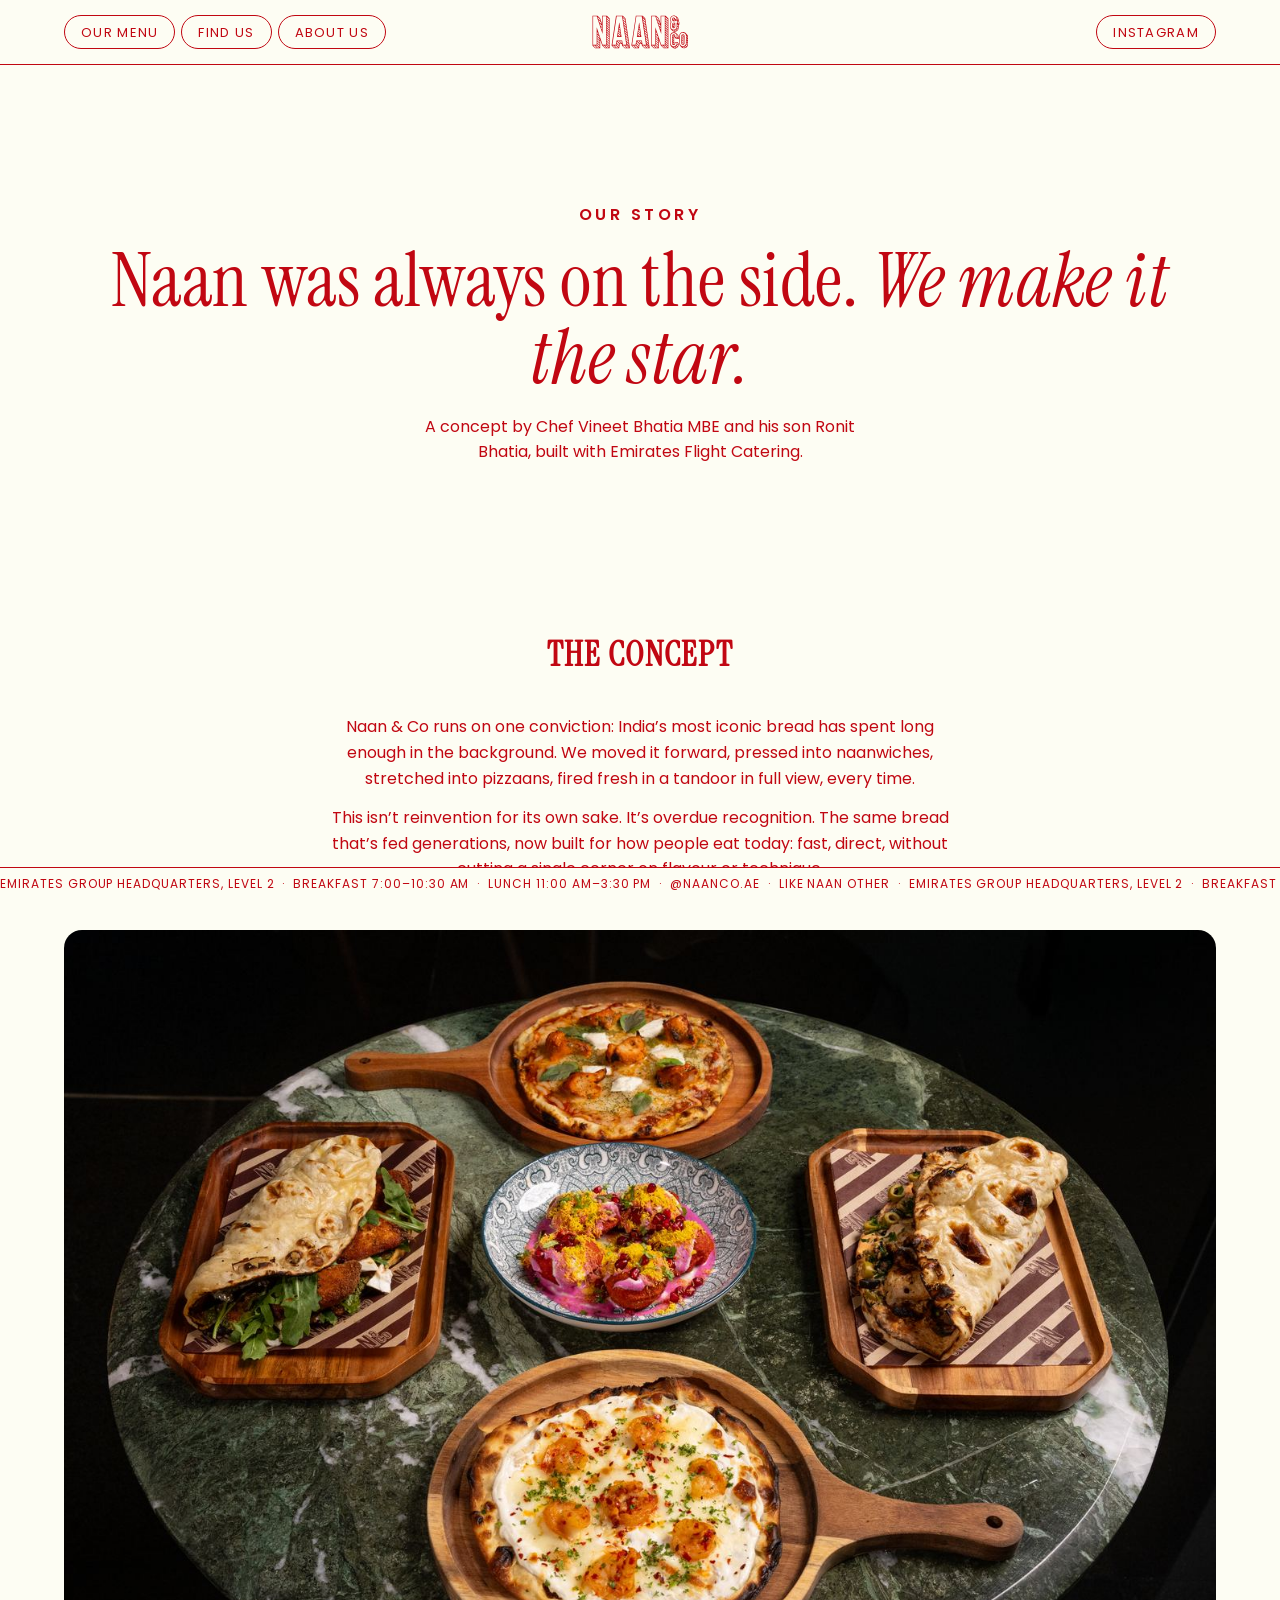
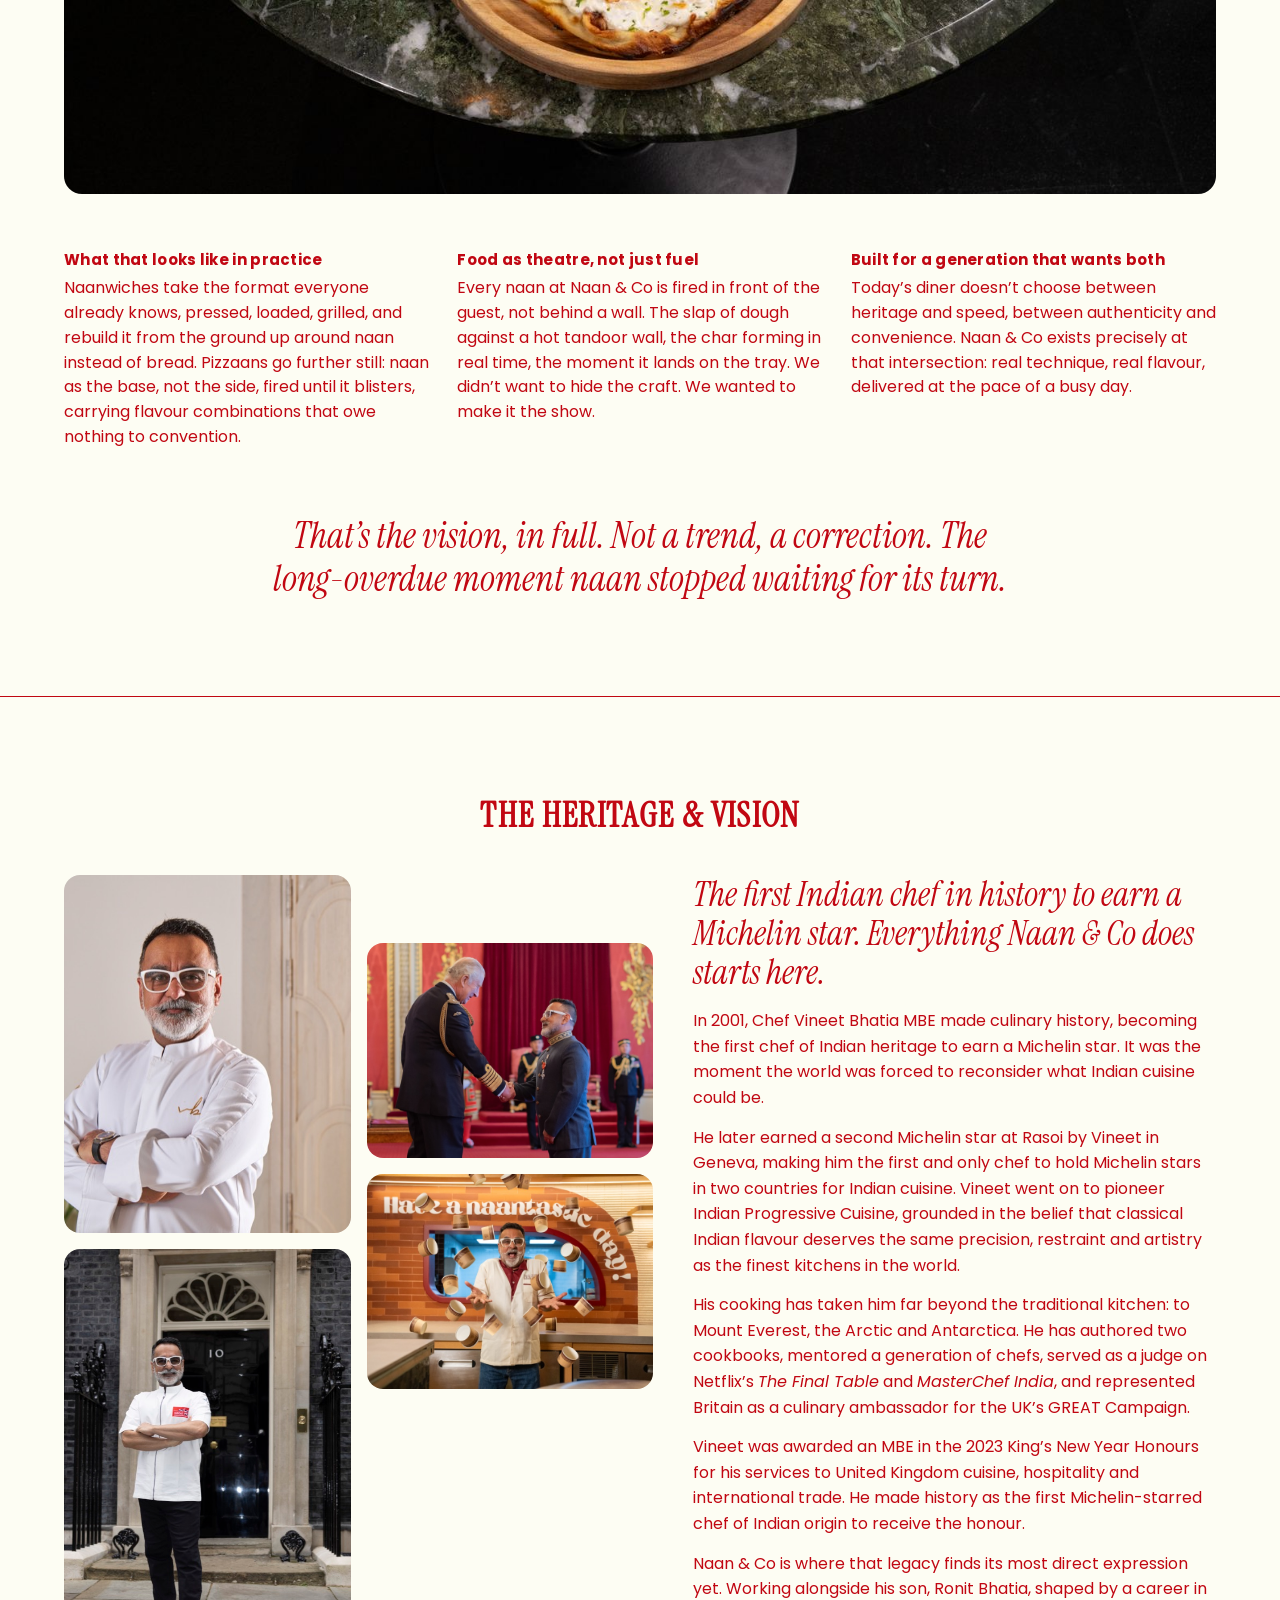
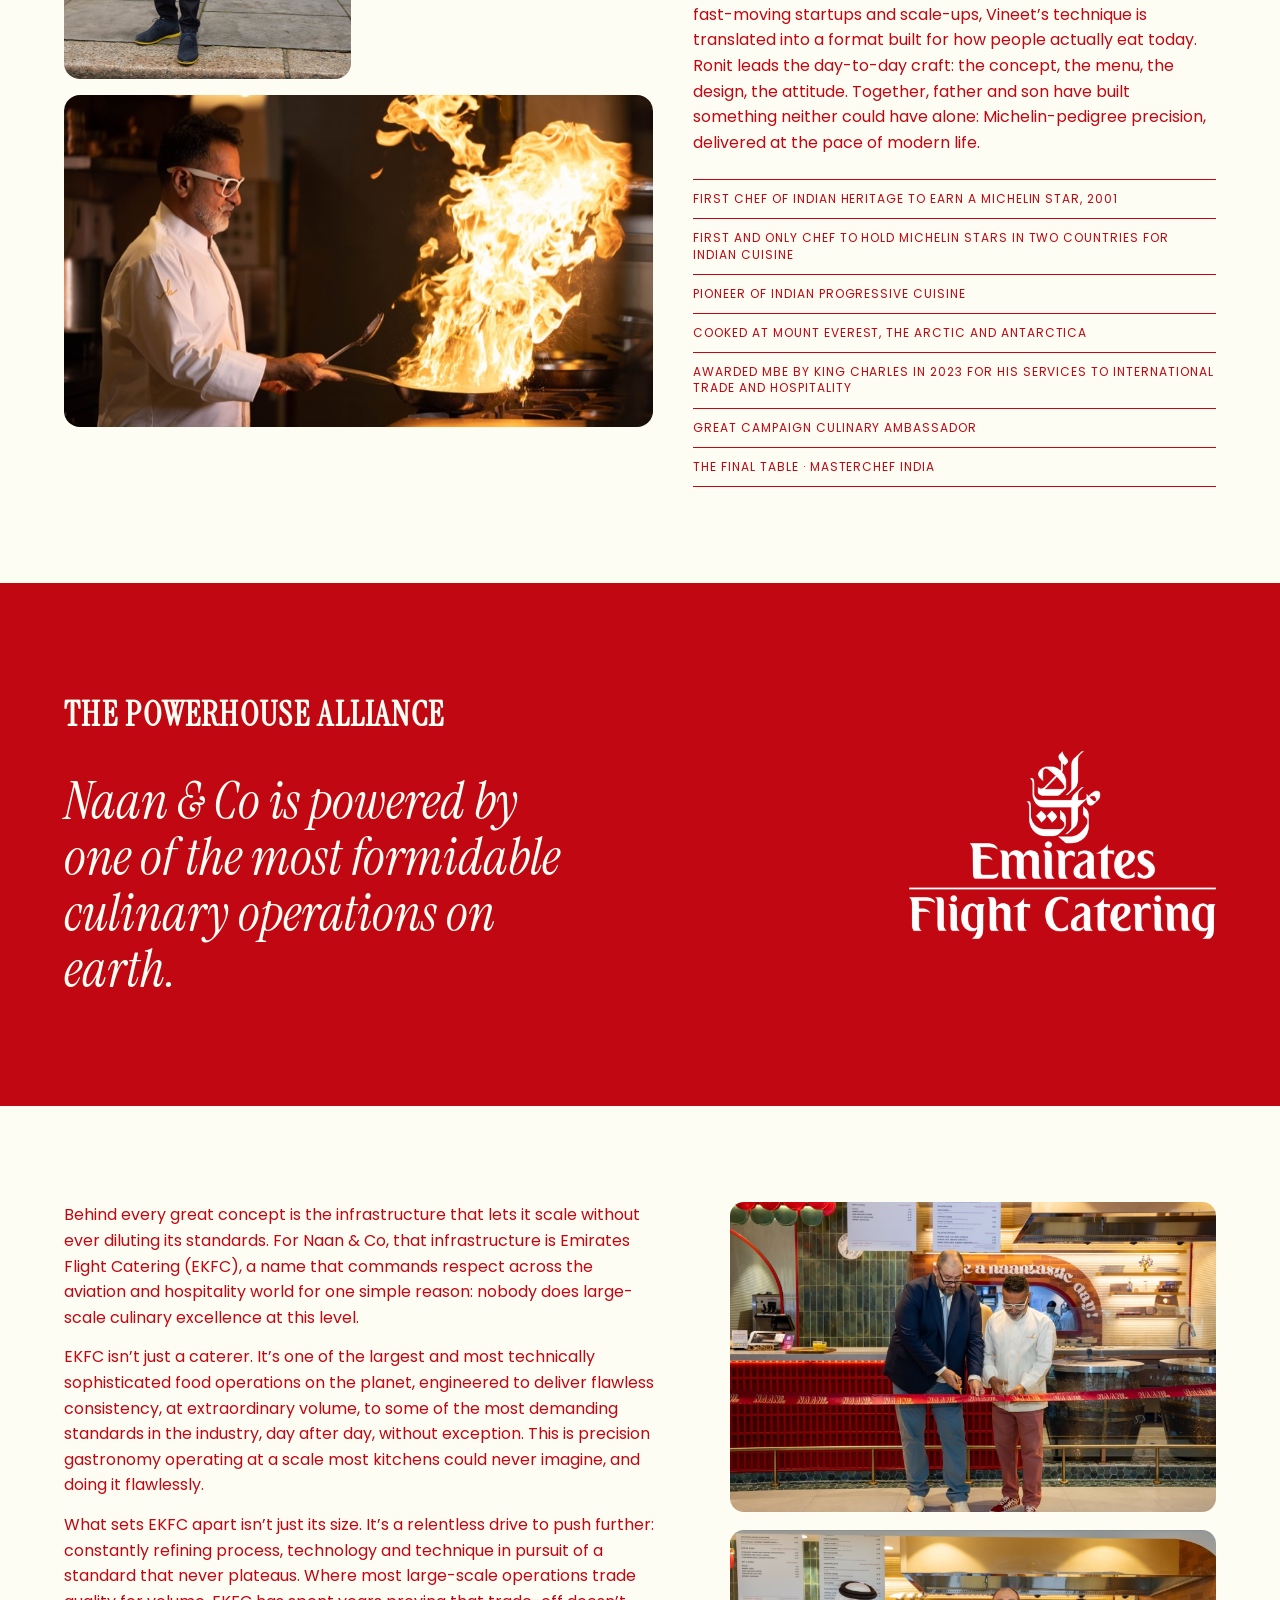
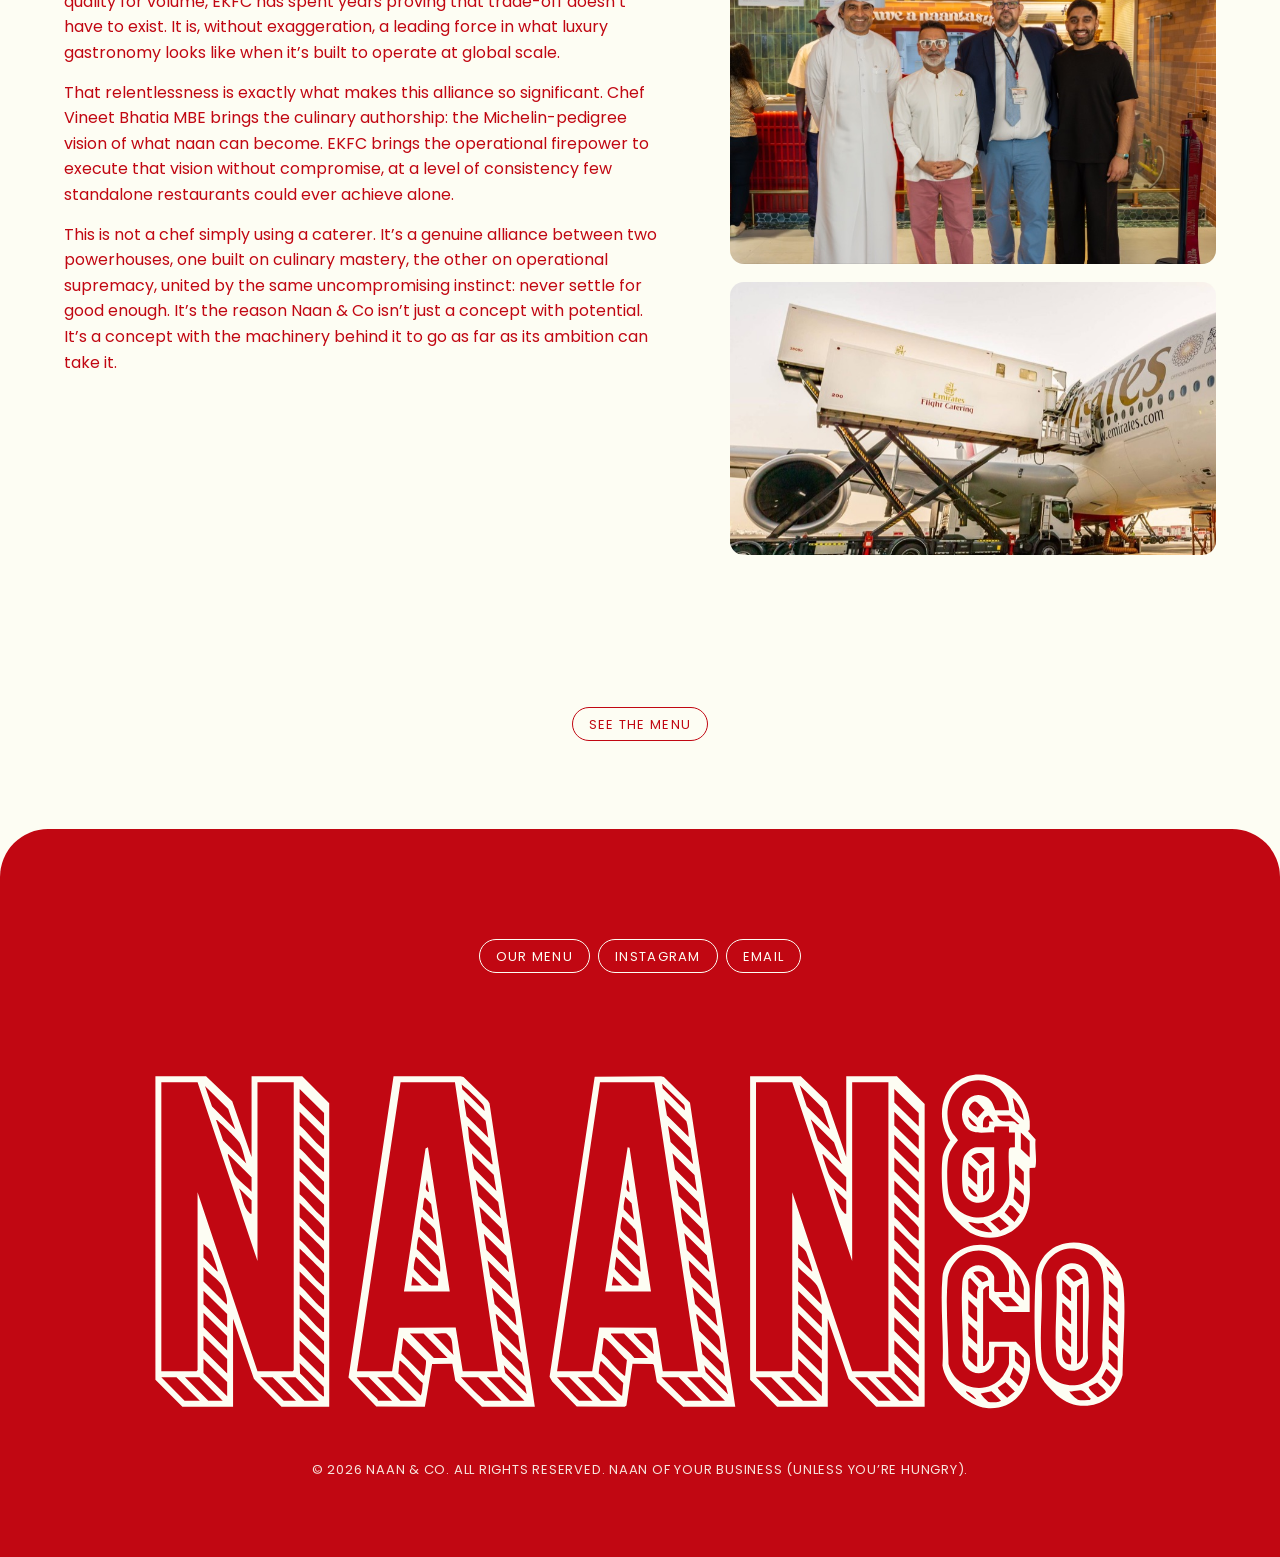
<file: about.html>
<!DOCTYPE html>
<html lang="en">
<head>
  <meta charset="UTF-8" />
  <meta name="viewport" content="width=device-width, initial-scale=1" />
  <meta name="theme-color" content="#fdfdf3" />
  <title>About Us | Naan &amp; Co</title>
  <meta name="description" content="The story behind Naan & Co: Chef Vineet Bhatia MBE, the first chef to win a Michelin star for Indian cuisine, his son Ronit Bhatia, and the alliance with Emirates Flight Catering." />
  <link rel="canonical" href="https://naanco.com/about.html" />

  <meta property="og:type" content="website" />
  <meta property="og:site_name" content="Naan & Co" />
  <meta property="og:url" content="https://naanco.com/about.html" />
  <meta property="og:title" content="About Us | Naan & Co" />
  <meta property="og:description" content="The story behind Naan & Co: Chef Vineet Bhatia MBE, the first chef to win a Michelin star for Indian cuisine, his son Ronit Bhatia, and the alliance with Emirates Flight Catering." />
  <meta property="og:image" content="https://naanco.com/assets/hero-poster.jpg" />

  <meta name="twitter:card" content="summary_large_image" />
  <meta name="twitter:title" content="About Us | Naan & Co" />
  <meta name="twitter:description" content="The story behind Naan & Co: Chef Vineet Bhatia MBE, the first chef to win a Michelin star for Indian cuisine, his son Ronit Bhatia, and the alliance with Emirates Flight Catering." />
  <meta name="twitter:image" content="https://naanco.com/assets/hero-poster.jpg" />

  <link rel="preconnect" href="https://fonts.googleapis.com" />
  <link rel="preconnect" href="https://fonts.gstatic.com" crossorigin />
  <link href="https://fonts.googleapis.com/css2?family=Instrument+Serif:ital@0;1&family=Poppins:wght@400;500;600;700&display=swap" rel="stylesheet" />
  <link rel="icon" type="image/svg+xml" href="assets/favicon.svg" />
  <link rel="stylesheet" href="styles.css?v=20260719-3" />
  <noscript>
    <style>
      .reveal { opacity: 1 !important; transform: none !important; }
    </style>
  </noscript>
</head>
<body>

  <svg width="0" height="0" style="position:absolute" aria-hidden="true" focusable="false" xmlns="http://www.w3.org/2000/svg">
    <defs><g id="logo-full">
<path d="M657.68,419.27l19.14,18.19,14.15,40.75v-58.94h37.07l20.3,20.28v221.45h-35.45l-20.22-20.36-15.23-43.99v64.35h-37.07l-19.75-19.74v-221.99h37.07ZM651.46,423.59h-26.52v211.44h25.71l.81-.81v-130.06l43.84,130.87h26.52v-211.44h-26.52v130.87l-43.84-130.87ZM679.06,458.2l-5.16-15.66-17.02-16.79,5.16,15.66,17.02,16.79ZM744.01,456.04v-10l-17.86-17.58v10l17.86,17.58ZM744.01,472.8v-10l-17.86-17.58v10l17.86,17.58ZM687.72,483.62l-5.71-16.19-17.01-16.8,5.18,15.64,17.54,17.35ZM744.01,489.57v-10l-17.86-17.58v10l17.86,17.58ZM690.97,503.63v-10.55l-17.05-17.03c-.42-.08-.32.49-.27.81.3,1.94,3.99,12.89,4.96,14.52,2.23,3.77,9.31,8.69,12.37,12.25ZM744.01,506.33v-10l-17.86-17.58v10l17.86,17.58ZM744.01,522.55v-9.46l-17.86-17.58v10c5.54,4.56,10.68,11.98,16.23,16.23.55.42.68,1.04,1.63.81ZM690.97,519.85v-10l-9.21-8.65c2.42,5,3.16,14.5,7.58,17.84.54.41.68,1.05,1.63.81ZM744.01,539.32v-9.46c0-1.28-15.68-16.01-17.86-18.12v10.55c5.54,4.56,10.68,11.98,16.23,16.23.55.42.68,1.04,1.63.81ZM744.01,556.08v-10l-17.86-17.58v10.55c5.54,4.56,10.68,11.98,16.23,16.23.55.42.68,1.04,1.63.81ZM655.79,542.02v10l10.02,10c.42.08.32-.49.27-.81-.27-1.75-3.8-12.31-4.65-13.75-1.01-1.71-4.12-3.98-5.64-5.45ZM744.01,572.85v-10l-17.86-17.58v10.55c5.54,4.56,10.68,11.98,16.23,16.23.55.42.68,1.04,1.63.81ZM655.79,558.79v10.55l17.05,17.03c.76-3.49-1.37-11.07-3.27-14.03-2.73-4.25-10.28-9.46-13.78-13.54ZM744.01,589.61v-10l-17.86-17.58v10.55c5.54,4.56,10.68,11.98,16.23,16.23.55.42.68,1.04,1.63.81ZM673.11,603.13v-10l-17.32-17.03v10l17.32,17.03ZM744.01,606.37v-10l-17.86-17.58v10l17.86,17.58ZM673.11,619.89v-10.55l-17.32-17.03v10.55l17.32,17.03ZM744.01,623.14v-10l-17.86-17.58v10l17.86,17.58ZM673.11,636.66v-10.55l-17.32-17.03v10.55l17.32,17.03ZM744.01,639.9v-10l-17.86-17.58v10l17.86,17.58ZM673.11,653.42v-10.55l-17.32-17.03v10.55l17.32,17.03ZM744.01,653.42l-.28-7.02-17.57-17.31.28,7.56c5.43,4.51,10.5,11.78,15.95,15.97.54.42.69,1.05,1.62.8ZM653.08,656.67l-17.05-17.3h-11.1l17.05,17.3h11.1ZM669.86,656.67l-17.05-17.3h-10.55l17.05,17.3h10.55ZM723.44,656.67l-17.05-17.3h-8.93l17.05,17.3h8.93ZM740.22,656.67l-17.05-17.3h-10.55l17.05,17.3h10.55Z"/>
        <path d="M222.53,419.27l19.14,18.19,14.15,40.75v-58.94h37.07l19.75,19.74v221.99h-34.91l-20.22-20.36-15.23-43.99v64.35h-37.07l-19.75-19.74v-221.99h37.07ZM216.31,423.59h-26.52v211.44h25.71l.81-.81v-130.06l43.84,130.87h25.71l.81-.81v-210.63h-26.52v130.87l-43.84-130.87ZM243.91,458.2l-5.16-15.12-17.02-16.79,5.16,15.12,17.02,16.79ZM308.86,456.04v-10l-17.86-17.58v10l17.86,17.58ZM308.86,472.26v-9.46l-17.86-17.58v10c5.54,4.56,10.68,11.98,16.23,16.23.55.42.68,1.04,1.63.81ZM252.02,483.08c-1.56-4.31-2.79-11.97-5.16-15.66-1.68-2.61-12.31-12.81-15.13-15.17-.61-.51-.88-1.31-1.9-1.07l5.18,15.1,17,16.8ZM308.86,489.03v-9.46l-17.86-17.58v10c5.54,4.56,10.68,11.98,16.23,16.23.55.42.68,1.04,1.63.81ZM255.82,503.63v-10.55l-17.05-17.03c-.42-.08-.32.49-.27.81.3,1.94,3.99,12.89,4.96,14.52,2.23,3.77,9.31,8.69,12.37,12.25ZM308.86,505.79v-9.46l-17.86-17.58v10c5.54,4.56,10.68,11.98,16.23,16.23.55.42.68,1.04,1.63.81ZM308.86,522.55v-9.46l-17.86-17.58v10c5.54,4.56,10.68,11.98,16.23,16.23.55.42.68,1.04,1.63.81ZM255.82,519.85v-10l-9.21-8.65c2.42,5,3.16,14.5,7.58,17.84.54.41.68,1.05,1.63.81ZM308.86,539.32v-9.46c0-1.28-15.68-16.01-17.86-18.12v10.55c5.54,4.56,10.68,11.98,16.23,16.23.55.42.68,1.04,1.63.81ZM308.86,556.08v-9.46c0-1.28-15.68-16.01-17.86-18.12v10.55c5.54,4.56,10.68,11.98,16.23,16.23.55.42.68,1.04,1.63.81ZM220.64,542.02v10l10.02,10c.42.08.32-.49.27-.81-.27-1.75-3.8-12.31-4.65-13.75-1.01-1.71-4.12-3.98-5.64-5.45ZM308.86,572.85v-9.46c0-1.28-15.68-16.01-17.86-18.12v10.55c5.54,4.56,10.68,11.98,16.23,16.23.55.42.68,1.04,1.63.81ZM220.64,558.79v10.55l17.05,17.03c.76-3.49-1.37-11.07-3.27-14.03-2.73-4.25-10.28-9.46-13.78-13.54ZM308.86,589.61v-10l-17.86-17.58v10.55c5.54,4.56,10.68,11.98,16.23,16.23.55.42.68,1.04,1.63.81ZM237.96,603.13v-10l-17.32-17.03v10l17.32,17.03ZM308.86,606.37v-10l-17.86-17.58v10.55c5.54,4.56,10.68,11.98,16.23,16.23.55.42.68,1.04,1.63.81ZM237.96,619.89v-10.55l-17.32-17.03v10.55l17.32,17.03ZM308.86,623.14v-10l-17.86-17.58v10l17.86,17.58ZM237.96,636.66v-10.55l-17.32-17.03v10.55l17.32,17.03ZM308.86,639.9v-10l-17.86-17.58v10l17.86,17.58ZM237.96,653.42v-10.55l-17.32-17.03v10.55l17.32,17.03ZM308.86,653.42l-.28-7.02-17.57-17.31.28,7.56c5.43,4.51,10.5,11.78,15.95,15.97.54.42.69,1.05,1.62.8ZM217.93,656.67l-17.05-17.3h-11.1l17.05,17.3h11.1ZM234.71,656.67l-17.05-17.3h-10.55l17.05,17.3h10.55ZM288.29,656.67l-17.05-17.3h-8.93l17.05,17.3h8.93ZM305.07,656.67l-17.05-17.3h-10.55l17.05,17.3h10.55Z"/>
        <path d="M609.78,660.99h-38.16l-19.22-18.11-2.24-12.36-.81-.82-14.78-.05-4.45,30.43-1.26.9-35.07-.11-17.98-18.27-1.93-3.51,33.02-219.6,48.51-.27,2.16.54,19.06,18.81,33.14,222.4ZM479.35,635.04h25.71l5.15-31.9,41.61.05,4.93,31.85h25.71l-31.91-211.48-39.77.07-31.42,211.41ZM572.29,439.97l-16.08-15.29.51,3.54,16,15.92c.47-.76-.06-3.62-.42-4.17ZM575.68,463.61c-.11-3.85-.63-7.84-1.68-11.56l-16.17-16.02,1.93,11.86,15.92,15.72ZM578.93,483.62l-1.92-11.87-16.47-16.25,1.9,11.88,16.49,16.24ZM581.64,503.09l-1.69-11.56-16.16-16.02,1.93,11.85,15.92,15.73ZM584.88,523.09l-1.92-11.87-16.47-16.25,1.9,11.88,16.49,16.24ZM587.59,542.56l-1.69-11.56-16.16-16.02c.3,3.9.76,8.16,1.93,11.85l15.92,15.73ZM590.84,562.57l-1.9-12.42-16.49-16.24,1.9,12.42,16.49,16.24ZM593.54,582.04l-1.93-12.4-15.92-15.72c.17,4.09.64,8.5,1.93,12.39l15.92,15.73ZM596.79,602.05l-1.9-12.43-16.49-16.23,1.92,12.41,16.47,16.25ZM599.5,621.52c-.73-3.26-.46-9.63-1.93-12.4-.7-1.32-13.03-13.49-14.84-14.92-.54-.43-.7-1.05-1.63-.8l2.23,12.1,16.16,16.02ZM545.92,625.3l-17.59-17.85h-9.47c-.24.94.39,1.08.81,1.63,4.25,5.55,11.67,10.68,16.24,16.22h10.01ZM545.11,607.46c-2.18-.62-6.95.45-9.47,0-.24.94.39,1.08.81,1.63,3.52,4.6,9.77,9.16,13.8,13.52-.63-3.24-.49-8.59-1.76-11.48-.26-.58-3.01-3.56-3.38-3.66ZM529.14,638.28l1.33-11.38c-5.26-4.33-10.13-11.35-15.39-15.39-.54-.42-.69-1.05-1.62-.81l-1.37,11.34c5.27,4.34,10.16,11.39,15.44,15.43.54.42.69,1.05,1.62.81ZM602.2,638.82l-1.36-9.73-16.49-16.23,1.36,9.73,16.49,16.23ZM526.97,652.88l.83-9.17-16.25-16.23c-.79-.02-1.72,7.93-1.64,9.16,5.27,4.35,10.16,11.39,15.44,15.44.54.42.69,1.05,1.62.81ZM604.37,651.8l-1.37-5.38-15.94-15.7,1.06,5.15,16.25,15.94ZM505.33,656.67l-17.05-17.3h-8.93c2,1.94,15.31,17.3,16.51,17.3h9.47ZM523.19,656.67l-17.05-17.3h-11.64l17.05,17.3h11.64ZM585.43,656.67l-17.05-17.3h-12.72l17.59,17.3h12.18ZM602.21,656.67l-17.05-17.3h-10.55l17.05,17.3h10.55Z"/>
        <path d="M463.11,660.99h-38.7l-19.48-18.94-2.24-12.46-14.77.09-5.29,31.33-35.52-.13-20.36-21.21,32.97-220.41,49.02-.03,2.16.54,17.84,17.32,1.21,2.04,33.15,221.86ZM332.94,635.04h25.71l4.93-31.85,41.61-.05,5.15,31.9h25.71l-31.42-211.41-39.78-.06-31.9,211.48ZM426.3,444.68c-.03-1.51-.27-3.3-1.06-4.61-1.14-1.88-9.22-9.41-11.37-11.35-1.35-1.22-3-2.25-4.33-3.51l.51,3.54,16.26,15.92ZM429.01,464.15l-1.93-12.39-15.92-15.73,1.93,12.39,15.92,15.73ZM432.26,483.61l-1.91-11.88-16.49-16.24c.97,3.27.64,9.62,1.9,12.42.43.96,13.3,13.68,14.87,14.89.54.42.69,1.05,1.63.8ZM434.96,503.09l-1.93-11.86-15.92-15.72c.07,3.85.79,7.8,1.69,11.56l16.16,16.02ZM438.21,523.09l-1.9-11.89-16.49-16.23,1.93,11.86,16.46,16.26ZM440.91,542.56l-1.93-11.86-16.46-16.26,1.9,11.89,16.49,16.23ZM444.16,562.57l-1.9-11.89-16.49-16.23,1.93,11.86,16.46,16.26ZM446.87,582.04l-1.93-11.86-16.46-16.26,1.9,11.89,16.49,16.23ZM449.57,601.51c-.11-3.85-.63-7.84-1.68-11.56l-16.17-16.02,1.93,11.86,15.92,15.72ZM452.82,621.52l-1.9-12.42c-5.06-4.24-9.77-10.95-14.87-14.89-.54-.42-.69-1.05-1.63-.8l1.91,11.88,16.49,16.24ZM399.25,625.3l-17.59-17.85h-10.01l17.59,17.85h10.01ZM398.43,607.46c-2.29-.65-7.36.48-10.01,0l15.15,15.68c-.75-3.31-.58-9.1-1.76-12.03-.24-.59-3.05-3.56-3.38-3.66ZM366.78,610.7l-1.37,11.34,16.25,16.23c.88-.52.66-1.14.81-1.88.4-1.85,1.43-8.08.8-9.46l-16.49-16.23ZM455.53,638.82l-1.93-10.23-15.92-15.73,1.59,10.03,16.26,15.93ZM364.07,627.47l-.83,9.17,16.25,16.23c.92.02,1.54-7.95,1.64-9.17-5.27-4.34-10.16-11.39-15.44-15.43-.54-.42-.69-1.05-1.62-.81ZM457.15,651.8l-1.07-5.68-15.69-15.41,1.06,5.69,15.7,15.4ZM358.65,656.67l-17.05-17.3h-8.93c4.34,5.77,9.88,10.51,14.92,15.67.62.63.69,1.63.78,1.63h10.28ZM376.51,656.67l-17.05-17.3h-11.64l17.05,17.3h11.64ZM438.76,656.67l-17.05-17.3h-12.72c4.2,4.28,8.21,9.02,12.7,12.99.79.7,4.56,4.31,4.89,4.31h12.18ZM455.53,656.67l-17.05-17.3h-10.55l17.05,17.3h10.55Z"/>
        <path d="M825.2,591.77h-19.21l-10.55-10.55v-8.38c-1.24-.58-4.33,2.27-4.33,2.97v55.43h.8c.99-.36,3.53-4.14,3.53-5.14v-12.71h19.75c2.34,3.15,9.58,7.81,10.02,11.61,2.35,19.99-10.02,38.91-31.6,36.99-13.47-1.2-30.8-17.65-32.21-31.09,1.12-20.86-1.72-43.67-.09-64.31,1.55-19.59,23.39-28.94,40.45-21.45,8.66,3.8,23.44,19.6,23.44,29.58v17.03ZM810.04,577.17v-12.17c0-2.11-3.15-7.67-4.59-9.47-13.43-16.69-38.59-7.91-40.32,13.26-1.58,19.3.61,41.51.68,60.95,4.3,17.93,27.47,23.95,39.35,9.33,1.41-1.73,4.88-7.72,4.88-9.72v-12.17h-10.01l-.81.81v9.73c0,1.27-2.91,5.31-4.06,6.22-7.95,6.32-18.93.3-19.23-9.44,1.04-17.8-1.32-37.03,0-54.66.68-9.17,9.64-15.65,18.07-10.43,1.36.84,5.23,5.33,5.23,6.67v10.27l.81.81h10.01ZM820.87,583.12v-8.92c0-1.31-2.06-6.61-2.8-8.02-1.07-2.04-2.84-4.19-4.51-5.77-.58,1.95.66,4.17.81,6.23.23,3.37-.26,6.79.12,10.16l6.38,6.33ZM794.84,568.47c-.11-5.6-5.94-7.77-10.77-5.89-.66.93,5.71,6.16,6.48,7.31l4.29-1.42ZM780.27,567.71v8.65c0,.43,6.05,6.18,6.49,5.68.04-2.93-.41-5.78.99-8.48l-6.13-6.65-1.35.81ZM817.62,587.45l-6.22-6.49h-8.93c.11,1.13,5.25,6.49,5.68,6.49h9.47ZM786.77,598.8v-10l-6.49-6.22v10.55c0,.43,6.05,6.18,6.49,5.68ZM786.77,615.57v-10l-6.49-6.22v10l6.49,6.22ZM786.77,631.79v-9.46l-6.49-6.22v10c0,.43,6.05,6.18,6.49,5.68ZM820.87,632.87v-7.84c0-.43-5.36-5.57-6.49-5.68v7.84c0,.43,6.05,6.18,6.49,5.68ZM813.29,632.33l-2.64,7.19,6.68,6.33c.97-.23,2.66-5.47,2.88-6.69l-6.92-6.83ZM801.93,646.94c-.61.89,5.85,6.48,6.84,7.5l5.6-4.54-6.83-6.72-5.61,3.76ZM786.23,655.58c-2.03-2.54-4.28-5.14-7.57-5.94-1.01,1.01,6.23,6.11,7.57,5.94ZM789.48,651.26c-.62.51,5.06,6.16,5.79,6.38,1.23.36,8.84.09,8.81-1.24l-6.83-6.65-7.77,1.52Z"/>
        <path d="M825.02,458.61c-.09.14-.58.13-.81.21l-.1.72,5.4,5.97c-.72,5.75,1.01,14.05.01,19.46-.11.62-.19,1.09-.89,1.28l-3.45.07c-.72,12.69,2.51,25.69-4.24,37.14-7.77,13.17-24.8,17.65-38.35,10.55-5.1-2.67-16.24-13.98-18.67-19.2-3.39-7.27-3.51-27.49-2.55-35.73.52-4.48,3.19-9.38,5.72-13.04-9.11-12.36-8.31-32.66,4.25-42.43,20.95-16.32,52.16,4.97,53.86,28.36.08,1.14.17,6.06-.19,6.65ZM810.04,444.14c-.15-21.02-26.94-30.01-40.04-13.24-6.07,7.76-6.58,21.26-1.54,29.63.74,1.22,4.25,4.79,4.25,5.51-3.12,3.77-5.79,7.1-6.9,12.05-1.38,6.15-1.28,22.43.42,28.48,4.06,14.45,21.84,20.54,34.24,12.1,15.14-10.3,7.91-30.77,9.57-46.14l.89-1.28,3.44-.08v-10.82h-4.33s0-4.33,0-4.33h-10.01c-1.34,1.02-.71,2.85-.81,4.33-7.02-.57-15.94,2.23-20.8-4.36-6.97-9.45.04-26.89,13.21-22.39,5.46,1.86,6.57,5.6,8.4,10.53h10.01ZM820.86,451.17c-.59-6.09-3.29-12.32-8.11-16.22l1.9,10.27,6.21,5.96ZM785,437.72c-1.6.24-4.38,3.33-4.2,5.05.16,1.57,5.11,5.2,6.24,6.77l5.12-5.63c-1.6-1.23-5.34-6.46-7.16-6.19ZM795.37,447.97c-4.45.79-4.59,4.84-4.28,8.61,4.15.41,4.75-.19,4.33-4.33h3.25s-3.3-4.28-3.3-4.28ZM810.85,447.93h-9.47c2.24,6.46,7.57,3.46,12.17,4.34,1.69.32,2.34,2.94,4.07,1.88l-6.76-6.22ZM786.76,456.04c.72-.65-5.65-6.48-6.49-7.03-.14,3.66,2.84,6.84,6.49,7.03ZM825.2,478.75v-12.17l-6.49-6.22v12.17l6.49,6.22ZM820.87,499.3v-10c0-.43-5.36-5.57-6.49-5.68v9.46l6.49,6.22ZM820.32,514.98c.19-2.56,1.17-6.34.43-8.81-.39-1.31-5.13-5.1-6.38-6.33l-1.01,8.8c.65.82,6.28,7.05,6.95,6.34ZM813.1,514.64c-.4-.37-2.07-1.56-2.5-1.27l-3.76,5.6,7.25,6.83,3.95-5.68c-1.76-1.45-3.39-4.06-4.94-5.48ZM802.83,522.09l-6.31,3.44,7.19,6.66,6.32-3.41-7.2-6.68ZM797.59,533.37c.65-.57-5.43-6.52-6.47-6.8s-2.33.47-3.54.36c-2.41-.21-4.9-.89-7.31-1.13,3.79,5.65,10.79,7.55,17.32,7.56Z"/>
        <path d="M881.67,552.65c7.07,6.97,11.2,10.82,12.19,21.62,1.83,19.93-.61,43.4-.71,63.5-5.29,22.06-31.21,30.01-48.21,14.59-9.37-8.5-14.63-15.18-15.43-28.38-.99-16.15-1.03-39.62,0-55.75,1.23-19.32,16.74-30.81,35.76-26.49,8.13,1.84,10.97,5.56,16.41,10.92ZM852.67,545.41c-10.09,1.38-18.29,11.19-18.83,21.2,1.25,18.69-1.61,39.42.03,57.87,2.36,26.48,39.54,28.27,44.77,2.57-1.2-20,2.09-42.92.13-62.58-1.24-12.51-14.04-20.71-26.1-19.06ZM886.89,565.28c-1-2.7-3.05-5.38-5.4-7.03.3,3.17,3.2,5.12,5.4,7.03ZM889.6,584.74v-10l-6.49-6.22v10l6.49,6.22ZM889.6,601.51v-10l-6.49-6.22v10l6.49,6.22ZM883.11,602.05v10l6.49,6.22v-10c0-.38-4.52-4.69-5.26-5.53-.32-.37.04-1.03-1.24-.69ZM889.6,634.49v-10c0-.43-5.36-5.57-6.49-5.68v7.84c0,.16-.5.58-.52,1.1l.48,1.08c.87.5,5.83,6.46,6.54,5.66ZM881.22,633.41l-3.46,6.65,6.63,6.31c1.02-.21,3.79-5.43,3.5-6.62-.16-.65-6.09-6.47-6.67-6.33ZM868.51,646.42c-.96,1.39,5.21,6.35,6.31,7.49.77.2,5.87-2.85,6.08-3.53.46-1.52-5.09-5.89-6.3-7.17l-6.09,3.21ZM861.19,656.13c2.34.42,5.64-.3,8.12,0l.55-1.08c-2.31-1.71-4.52-5.97-7.57-6-2.3-.02-5.28,1.17-7.85.6-.79.7,5.24,6.22,6.76,6.49Z"/>
        <path d="M514.53,576.63l16.48-105.48,1.39.34,15.69,105.13h-33.56ZM532.38,504.17c-.04-2.19-.32-4.44-.7-6.59-.12-.68-.1-2.62-.91-2.6.24,3.35-2.3,7.27,1.61,9.19ZM535.63,524.18l-1.73-12.05-4.75-4.71c-.34,3.1-1.38,6.22-.98,9.35l7.46,7.41ZM538.34,543.64c-.58-3.17-.53-9.76-1.93-12.4-.31-.58-8.96-9.7-9.42-9.23-.17,2.81-1.94,7.07-.81,9.72,1.01,2.38,10.07,9.28,12.16,11.91ZM540.5,562.03l-.82-10.81-14.87-14.61c-.32,2.66-1.85,7.26-.81,9.72,5.06,4.2,9.79,11,14.87,14.88.54.41.69,1.05,1.62.81ZM538.86,572.28l.3-4.82-16.5-16.24-1.14,8.94c.52.84,11.2,11.52,11.96,11.87,1.49.67,3.74.16,5.37.25ZM526.98,572.31l-6.49-6.49-1.09,6.49h7.58Z"/>
        <path d="M367.31,576.63l15.8-104.54,1.78-.92,15.97,105.46h-33.56ZM385.71,504.17l-1.61-9.19c.17,3.75-2.77,7.06,1.61,9.19ZM388.96,524.18l-1.73-11.51-4.48-4.7c-1.03-.02-1.35,7.15-1.76,8.31l7.98,7.9ZM391.66,543.64c-.91-3.3-.53-9.56-1.92-12.41-1.17-2.4-7.41-6.61-9.17-9.21-.92-.02-1.54,7.95-1.64,9.17l12.73,12.45ZM393.83,562.03c.1-3.8.02-7.71-1.39-11.31l-14.03-14.09c-.88-.02-1.77,7.94-1.65,9.16,5.28,4.35,10.16,11.39,15.44,15.44.54.42.69,1.05,1.62.8ZM392.21,572.31l.29-4.85-16.26-16.24c-.75-.02-2,8.36-1.65,9.16.33.75,10.92,11.3,11.67,11.64,1.62.74,4.16.06,5.95.28ZM380.3,572.31l-6.76-6.49-.82,6.49h7.58Z"/>
        <path d="M799.22,471.18v32.18c0,.2-1.61,3.04-1.93,3.48-5.34,7.57-16.9,6.1-20.37-2.29-1.6-3.86-1.52-21.71-.05-25.68,1.23-3.33,6.04-7.68,9.63-7.68h12.72ZM795.42,481.99c.74-1.06-4.32-6.09-5.25-6.37-2.6-.78-5.97.23-7.73,2.32l6.83,6.71,6.14-2.66ZM786.77,498.76v-10l-6.49-6.22v10l6.49,6.22ZM795.43,486.32c-1.33-.33-4.33,2.66-4.33,3.52v16.49h.8c.99-.36,3.53-4.14,3.53-5.14v-14.87ZM786.76,507.41c1.45-1.49-5.25-7.08-6.49-8.11-.36,3.96,2.46,7.8,6.49,8.11Z"/>
      <path d="M854.28,556.21c6.9-1.09,13.06,3.36,13.69,10.39,1.68,18.72-1.27,39.95-.05,58.93-3.66,13.33-22.06,11.81-23.26-2.11-1.57-18.27,1.17-38.79.07-57.29,1.03-4.96,4.37-9.1,9.55-9.92ZM863.62,566.89c.82-.94-4.29-6.09-5.25-6.37-2.6-.78-5.97.23-7.73,2.32l6.83,6.68,6.15-2.63ZM855.5,583.66v-9.46l-6.49-6.22v10c0,.43,6.05,6.18,6.49,5.68ZM864.16,571.22c-1.41-.51-4.33,1.89-4.33,2.97v55.43c1.79-.13,4.33-4.39,4.33-5.68v-52.73ZM855.5,600.43v-9.46c0-.69-5.09-6.22-6.49-6.22v10c0,.43,6.05,6.18,6.49,5.68ZM855.5,617.19v-9.46c0-.69-5.09-6.22-6.49-6.22v10c0,.43,6.05,6.18,6.49,5.68ZM855.5,630.17c-.25-1.9.5-4.77-.28-6.48-.26-.57-5.71-5.98-6.21-5.42-.5,5.25-.04,11.59,6.49,11.9Z"/>
      </g><g id="logo-mark">
        <path d="M379.76,346.32l30.7,29.19,22.7,65.37v-94.56h59.47l32.56,32.53v355.24h-56.87l-32.43-32.66-24.44-70.58v103.23h-59.47l-31.69-31.66v-356.11h59.47ZM369.77,353.26h-42.54v339.19h41.24l1.3-1.3v-208.63l70.33,209.93h42.54v-339.19h-42.54v209.93l-70.33-209.93ZM414.04,408.78l-8.28-25.12-27.3-26.93,8.28,25.12,27.3,26.93ZM518.24,405.31v-16.05l-28.65-28.19v16.05l28.65,28.19ZM518.24,432.2v-16.05l-28.65-28.19v16.05l28.65,28.19ZM427.93,449.55l-9.16-25.97-27.28-26.95,8.31,25.09,28.14,27.83ZM518.24,459.1v-16.05l-28.65-28.19v16.05l28.65,28.19ZM433.15,481.65v-16.92l-27.35-27.32c-.67-.13-.52.79-.44,1.3.47,3.12,6.41,20.68,7.95,23.29,3.58,6.05,14.93,13.94,19.84,19.64ZM518.24,485.99v-16.05l-28.65-28.19v16.05l28.65,28.19ZM518.24,512.01v-15.18l-28.65-28.19v16.05c8.89,7.32,17.13,19.21,26.04,26.03.87.67,1.1,1.67,2.61,1.3ZM433.15,507.68v-16.05l-14.77-13.87c3.88,8.01,5.07,23.25,12.16,28.62.87.66,1.09,1.68,2.61,1.3ZM518.24,538.91v-15.18c0-2.05-25.16-25.68-28.65-29.06v16.92c8.89,7.32,17.13,19.21,26.04,26.03.87.67,1.1,1.67,2.61,1.3ZM518.24,565.8v-16.05l-28.65-28.19v16.92c8.89,7.32,17.13,19.21,26.04,26.03.87.67,1.1,1.67,2.61,1.3ZM376.72,543.24v16.05l16.07,16.04c.67.13.52-.79.44-1.3-.43-2.81-6.09-19.75-7.46-22.05-1.62-2.75-6.6-6.38-9.05-8.74ZM518.24,592.69v-16.05l-28.65-28.19v16.92c8.89,7.32,17.13,19.21,26.04,26.03.87.67,1.1,1.67,2.61,1.3ZM376.72,570.14v16.92l27.35,27.32c1.22-5.59-2.2-17.76-5.25-22.51-4.39-6.82-16.5-15.17-22.1-21.73ZM518.24,619.58v-16.05l-28.65-28.19v16.92c8.89,7.32,17.13,19.21,26.04,26.03.87.67,1.1,1.67,2.61,1.3ZM404.5,641.27v-16.05l-27.78-27.33v16.05l27.78,27.33ZM518.24,646.48v-16.05l-28.65-28.19v16.05l28.65,28.19ZM404.5,668.16v-16.92l-27.78-27.33v16.92l27.78,27.33ZM518.24,673.37v-16.05l-28.65-28.19v16.05l28.65,28.19ZM404.5,695.06v-16.92l-27.78-27.33v16.92l27.78,27.33ZM518.24,700.26v-16.05l-28.65-28.19v16.05l28.65,28.19ZM404.5,721.95v-16.92l-27.78-27.33v16.92l27.78,27.33ZM518.23,721.94l-.45-11.26-28.19-27.78.44,12.13c8.71,7.24,16.84,18.9,25.59,25.61.87.67,1.1,1.68,2.61,1.29ZM372.38,727.15l-27.35-27.76h-17.8l27.35,27.76h17.8ZM399.29,727.15l-27.35-27.76h-16.93l27.35,27.76h16.93ZM485.25,727.15l-27.35-27.76h-14.33l27.35,27.76h14.33ZM512.16,727.15l-27.35-27.76h-16.93l27.35,27.76h16.93Z"/>
        <path d="M648.47,623.05h-30.82l-16.93-16.92v-13.45c-1.99-.93-6.95,3.64-6.95,4.77v88.92h1.29c1.59-.57,5.66-6.64,5.66-8.24v-20.39h31.69c3.76,5.06,15.36,12.53,16.08,18.63,3.77,32.07-16.08,62.42-50.7,59.33-21.6-1.93-49.41-28.31-51.67-49.88,1.79-33.47-2.75-70.06-.14-103.16,2.48-31.42,37.52-46.42,64.88-34.4,13.89,6.1,37.6,31.45,37.6,47.45v27.33ZM624.16,599.63v-19.52c0-3.39-5.05-12.31-7.37-15.19-21.54-26.77-61.9-12.69-64.68,21.28-2.53,30.96.97,66.59,1.1,97.77,6.89,28.77,44.06,38.42,63.12,14.97,2.26-2.78,7.83-12.39,7.83-15.6v-19.52h-16.06l-1.3,1.3v15.61c0,2.03-4.67,8.51-6.51,9.98-12.76,10.13-30.37.48-30.85-15.15,1.67-28.56-2.11-59.4,0-87.69,1.1-14.71,15.47-25.1,28.98-16.74,2.19,1.35,8.39,8.56,8.39,10.7v16.48l1.3,1.3h16.06ZM641.53,609.17v-14.31c0-2.1-3.31-10.6-4.49-12.86-1.71-3.27-4.56-6.72-7.23-9.26-.94,3.13,1.06,6.69,1.29,9.99.37,5.4-.41,10.89.19,16.29l10.24,10.15ZM599.77,585.67c-.17-8.98-9.53-12.46-17.28-9.45-1.06,1.49,9.15,9.88,10.4,11.73l6.88-2.28ZM576.41,584.45v13.88c0,.7,9.7,9.91,10.41,9.1.07-4.7-.65-9.28,1.58-13.61l-9.84-10.67-2.16,1.3ZM636.32,616.11l-9.98-10.41h-14.33c.17,1.82,8.42,10.41,9.12,10.41h15.19ZM586.83,634.33v-16.05l-10.42-9.98v16.92c0,.7,9.71,9.91,10.42,9.11ZM586.83,661.22v-16.05l-10.42-9.98v16.05l10.42,9.98ZM586.83,687.25v-15.18l-10.42-9.98v16.05c0,.7,9.71,9.91,10.42,9.11ZM641.53,688.98v-12.58c0-.7-8.6-8.93-10.42-9.11v12.58c0,.7,9.71,9.91,10.42,9.11ZM629.38,688.12l-4.24,11.53,10.72,10.16c1.56-.37,4.27-8.77,4.62-10.73l-11.11-10.96ZM611.14,711.55c-.98,1.43,9.38,10.39,10.97,12.04l8.98-7.28-10.96-10.78-8.99,6.03ZM585.96,725.41c-3.26-4.08-6.87-8.24-12.15-9.53-1.63,1.62,10,9.8,12.15,9.53ZM591.17,718.48c-.99.82,8.12,9.88,9.29,10.23,1.97.58,14.19.15,14.13-1.99l-10.95-10.67-12.47,2.44Z"/>
        <path d="M648.2,409.44c-.14.23-.93.21-1.3.34l-.15,1.16,8.66,9.58c-1.15,9.22,1.62,22.53.02,31.21-.18.99-.3,1.75-1.42,2.05l-5.53.12c-1.16,20.35,4.03,41.21-6.79,59.57-12.46,21.13-39.78,28.31-61.52,16.93-8.19-4.29-26.05-22.43-29.95-30.8-5.44-11.66-5.63-44.09-4.09-57.32.84-7.19,5.12-15.05,9.18-20.92-14.61-19.84-13.32-52.39,6.81-68.07,33.62-26.18,83.68,7.97,86.4,45.49.13,1.83.28,9.72-.31,10.67ZM624.16,386.23c-.24-33.72-43.21-48.13-64.23-21.23-9.73,12.45-10.56,34.11-2.47,47.54,1.18,1.96,6.82,7.68,6.82,8.83-5.01,6.05-9.29,11.39-11.08,19.33-2.22,9.86-2.06,35.98.68,45.69,6.52,23.17,35.04,32.94,54.93,19.42,24.29-16.52,12.68-49.36,15.34-74.02l1.42-2.05,5.52-.12v-17.35h-6.95s0-6.94,0-6.94h-16.06c-2.14,1.64-1.14,4.56-1.3,6.94-11.25-.92-25.57,3.58-33.37-7-11.18-15.16.06-43.13,21.19-35.92,8.75,2.99,10.54,8.98,13.48,16.89h16.06ZM641.52,397.5c-.95-9.77-5.28-19.76-13.01-26.02l3.04,16.47,9.96,9.56ZM583.99,375.93c-2.57.38-7.03,5.33-6.74,8.1.26,2.51,8.2,8.34,10.01,10.86l8.22-9.04c-2.56-1.97-8.57-10.36-11.49-9.93ZM600.63,392.37c-7.14,1.26-7.37,7.76-6.86,13.82,6.66.66,7.62-.31,6.95-6.95h5.21s-5.3-6.87-5.3-6.87ZM625.47,392.3h-15.19c3.59,10.37,12.14,5.56,19.52,6.96,2.7.51,3.75,4.72,6.53,3.02l-10.85-9.98ZM586.83,405.31c1.15-1.05-9.07-10.39-10.41-11.27-.22,5.87,4.55,10.97,10.41,11.27ZM648.47,441.75v-19.52l-10.42-9.98v19.52l10.42,9.98ZM641.53,474.71v-16.05c0-.7-8.6-8.94-10.42-9.11v15.18l10.42,9.98ZM640.66,499.86c.3-4.11,1.87-10.17.7-14.13-.62-2.11-8.24-8.19-10.23-10.15l-1.62,14.12c1.04,1.31,10.07,11.31,11.16,10.17ZM629.06,499.31c-.65-.59-3.33-2.51-4.01-2.04l-6.03,8.99,11.63,10.96,6.33-9.12c-2.82-2.33-5.44-6.51-7.92-8.79ZM612.59,511.27l-10.12,5.52,11.53,10.68,10.14-5.47-11.56-10.72ZM604.19,529.36c1.04-.92-8.71-10.46-10.38-10.91-1.62-.43-3.74.75-5.68.58-3.86-.34-7.85-1.42-11.72-1.81,6.08,9.07,17.31,12.12,27.78,12.13Z"/>
        <path d="M739.07,560.29c11.34,11.18,17.97,17.36,19.56,34.68,2.94,31.97-.97,69.61-1.15,101.86-8.49,35.39-50.06,48.14-77.34,23.4-15.03-13.63-23.46-24.35-24.76-45.53-1.58-25.91-1.65-63.55,0-89.42,1.98-31,26.85-49.42,57.37-42.5,13.04,2.96,17.6,8.91,26.32,17.51ZM692.54,548.67c-16.18,2.21-29.35,17.96-30.21,34.01,2.01,29.99-2.59,63.24.05,92.84,3.78,42.48,63.42,45.36,71.82,4.13-1.92-32.08,3.35-68.85.22-100.4-1.99-20.07-22.53-33.22-41.88-30.58ZM747.44,580.55c-1.61-4.34-4.89-8.63-8.67-11.28.48,5.09,5.14,8.21,8.67,11.28ZM751.79,611.78v-16.05l-10.42-9.98v16.05l10.42,9.98ZM751.79,638.67v-16.05l-10.42-9.98v16.05l10.42,9.98ZM741.37,639.54v16.05l10.42,9.98v-16.05c0-.61-7.25-7.53-8.43-8.87-.52-.59.06-1.65-1.99-1.11ZM751.79,691.59v-16.05c0-.7-8.6-8.94-10.42-9.11v12.58c0,.26-.8.93-.84,1.77l.77,1.73c1.39.8,9.35,10.36,10.49,9.08ZM738.35,689.85l-5.55,10.67,10.64,10.11c1.63-.34,6.07-8.71,5.61-10.63-.25-1.04-9.76-10.38-10.7-10.15ZM717.97,710.71c-1.54,2.22,8.36,10.18,10.13,12.01,1.23.31,9.42-4.58,9.75-5.66.74-2.44-8.17-9.45-10.1-11.5l-9.78,5.15ZM706.21,726.29c3.75.67,9.05-.48,13.02,0l.88-1.73c-3.7-2.75-7.25-9.58-12.15-9.63-3.68-.04-8.46,1.88-12.6.96-1.26,1.13,8.4,9.97,10.85,10.41Z"/>
        <path d="M606.8,429.6v51.62c0,.32-2.59,4.87-3.09,5.59-8.57,12.14-27.11,9.78-32.68-3.68-2.56-6.2-2.43-34.83-.08-41.2,1.97-5.33,9.69-12.33,15.45-12.33h20.4ZM600.72,446.94c1.18-1.7-6.93-9.77-8.42-10.22-4.17-1.24-9.57.36-12.4,3.72l10.96,10.76,9.86-4.26ZM586.83,473.84v-16.05l-10.42-9.98v16.05l10.42,9.98ZM600.72,453.89c-2.13-.52-6.95,4.26-6.95,5.64v26.46h1.29c1.59-.57,5.66-6.64,5.66-8.24v-23.86ZM586.82,487.72c2.33-2.4-8.43-11.36-10.41-13.01-.58,6.35,3.95,12.52,10.41,13.01Z"/>
        <path d="M695.13,566.01c11.06-1.75,20.96,5.39,21.97,16.67,2.69,30.03-2.04,64.08-.09,94.54-5.87,21.38-35.39,18.95-37.31-3.39-2.51-29.3,1.88-62.22.11-91.91,1.66-7.95,7-14.59,15.33-15.91ZM710.12,583.14c1.31-1.51-6.89-9.76-8.42-10.22-4.17-1.24-9.57.36-12.4,3.72l10.96,10.71,9.86-4.22ZM697.09,610.04v-15.18l-10.42-9.98v16.05c0,.7,9.71,9.91,10.42,9.11ZM710.99,590.09c-2.27-.81-6.95,3.03-6.95,4.77v88.92c2.88-.21,6.95-7.05,6.95-9.11v-84.58ZM697.09,636.93v-15.18c0-1.1-8.16-9.97-10.42-9.98v16.05c0,.7,9.71,9.91,10.42,9.11ZM697.09,663.83v-15.18c0-1.1-8.16-9.97-10.42-9.98v16.05c0,.7,9.71,9.91,10.42,9.11ZM697.09,684.65c-.39-3.05.8-7.65-.45-10.4-.42-.92-9.16-9.59-9.96-8.69-.79,8.42-.07,18.59,10.41,19.08Z"/>
      </g></defs>
      </g></defs>
  </svg>

  <header class="site-header">
    <div class="wrap">
      <div class="header-left">
        <a class="pill" href="index.html#menu">Our menu</a>
        <a class="pill" href="https://www.google.com/maps/place/Emirates+Group+Headquarters+-+Second+Floor+-+Al+Garhoud+-+Dubai+-+United+Arab+Emirates/@25.2419709,55.3619872,17z/data=!3m1!4b1!4m6!3m5!1s0x3e5f5da21c5a3e1d:0xceed6bc21a979a2d!8m2!3d25.2419709!4d55.3645621!16s%2Fg%2F11wb27vzw5?entry=ttu&g_ep=EgoyMDI2MDcwNS4wIKXMDSoASAFQAw%3D%3D" target="_blank" rel="noopener">Find us</a>
        <a class="pill" href="about.html" aria-current="page">About Us</a>
      </div>
      <a class="brand-mark" href="index.html" aria-label="Naan &amp; Co home">
        <svg viewBox="181.5 413.9 717.1 252.3" role="img" aria-hidden="true" focusable="false" fill="currentColor" xmlns="http://www.w3.org/2000/svg"><use href="#logo-full" /></svg>
      </a>
      <div class="header-right">
        <a class="pill" href="https://www.instagram.com/naanco.ae/" target="_blank" rel="noopener">Instagram</a>
      </div>
    </div>
  </header>

  <main id="top">

    <!-- ================= ABOUT HERO ================= -->
    <section class="about-hero">
      <div class="wrap">
        <p class="eyebrow reveal">Our story</p>
        <h1 class="about-shout reveal">Naan was always on the side. <em>We make it the star.</em></h1>
        <p class="reveal">A concept by Chef Vineet Bhatia MBE and his son Ronit Bhatia, built with Emirates Flight Catering.</p>
      </div>
    </section>

    <!-- ================= THE CONCEPT ================= -->
    <section class="about-section concept" id="concept">
      <div class="wrap">
        <h2 class="section-label reveal">The Concept</h2>
        <div class="concept-lead reveal">
          <p>Naan &amp; Co runs on one conviction: India&rsquo;s most iconic bread has spent long enough in the background. We moved it forward, pressed into naanwiches, stretched into pizzaans, fired fresh in a tandoor in full view, every time.</p>
          <p>This isn&rsquo;t reinvention for its own sake. It&rsquo;s overdue recognition. The same bread that&rsquo;s fed generations, now built for how people eat today: fast, direct, without cutting a single corner on flavour or technique.</p>
        </div>

        <img class="concept-photo reveal" src="assets/about-concept-1600.jpg"
             srcset="assets/about-concept-900.jpg 900w, assets/about-concept-1600.jpg 1600w"
             sizes="(min-width: 900px) 80vw, 100vw"
             width="1600" height="1074" loading="lazy"
             alt="An overhead spread of Naan & Co dishes: naanwiches, pizzaans and a chaat, fired fresh and plated on wooden boards" />

        <div class="concept-points reveal">
          <div class="concept-point">
            <h3>What that looks like in practice</h3>
            <p>Naanwiches take the format everyone already knows, pressed, loaded, grilled, and rebuild it from the ground up around naan instead of bread. Pizzaans go further still: naan as the base, not the side, fired until it blisters, carrying flavour combinations that owe nothing to convention.</p>
          </div>
          <div class="concept-point">
            <h3>Food as theatre, not just fuel</h3>
            <p>Every naan at Naan &amp; Co is fired in front of the guest, not behind a wall. The slap of dough against a hot tandoor wall, the char forming in real time, the moment it lands on the tray. We didn&rsquo;t want to hide the craft. We wanted to make it the show.</p>
          </div>
          <div class="concept-point">
            <h3>Built for a generation that wants both</h3>
            <p>Today&rsquo;s diner doesn&rsquo;t choose between heritage and speed, between authenticity and convenience. Naan &amp; Co exists precisely at that intersection: real technique, real flavour, delivered at the pace of a busy day.</p>
          </div>
        </div>

        <p class="concept-close reveal">That&rsquo;s the vision, in full. Not a trend, a correction. The long-overdue moment naan stopped waiting for its turn.</p>
      </div>
    </section>

    <!-- ================= CHEF VINEET ================= -->
    <section class="about-section chef" id="chef">
      <div class="wrap">
        <h2 class="section-label reveal">The Heritage &amp; Vision</h2>
        <div class="chef-grid">
          <div class="chef-photos reveal" aria-label="Chef Vineet Bhatia photo gallery">
            <div class="chef-photo-column">
              <img class="chef-photo chef-photo--portrait" src="assets/about-vb-1-800.jpg"
                   srcset="assets/about-vb-1-800.jpg 800w, assets/about-vb-1-1600.jpg 1600w"
                   sizes="(min-width: 768px) 24vw, 46vw"
                   width="1600" height="1067" loading="lazy"
                   alt="Chef Vineet Bhatia in his chef whites" />
              <img class="chef-photo chef-photo--tall" src="assets/about-vb-3-800.jpg"
                   srcset="assets/about-vb-3-800.jpg 800w, assets/about-vb-3-1600.jpg 1600w"
                   sizes="(min-width: 768px) 24vw, 46vw"
                   width="1067" height="1600" loading="lazy"
                   alt="Chef Vineet Bhatia outside 10 Downing Street" />
            </div>
            <div class="chef-photo-column chef-photo-column--offset">
              <img class="chef-photo chef-photo--landscape" src="assets/about-vb-2-800.jpg"
                   srcset="assets/about-vb-2-800.jpg 800w, assets/about-vb-2-1600.jpg 1600w"
                   sizes="(min-width: 768px) 24vw, 46vw"
                   width="1600" height="1143" loading="lazy"
                   alt="Chef Vineet Bhatia receiving his MBE from King Charles III" />
              <img class="chef-photo chef-photo--landscape" src="assets/about-vb-4-800.jpg"
                   srcset="assets/about-vb-4-800.jpg 800w, assets/about-vb-4-1600.jpg 1600w"
                   sizes="(min-width: 768px) 24vw, 46vw"
                   width="1600" height="1067" loading="lazy"
                   alt="Chef Vineet Bhatia at Naan &amp; Co" />
            </div>
            <img class="chef-photo chef-photo--wide" src="assets/about-vb-5-800.jpg"
                 srcset="assets/about-vb-5-800.jpg 800w, assets/about-vb-5-1600.jpg 1600w"
                 sizes="(min-width: 768px) 50vw, 100vw"
                 width="1600" height="1067" loading="lazy"
                 alt="Chef Vineet Bhatia cooking over an open flame" />
          </div>
          <div class="reveal">
            <p class="chef-pull">The first Indian chef in history to earn a Michelin star. Everything Naan &amp; Co does starts here.</p>
            <div class="chef-copy">
              <p>In 2001, Chef Vineet Bhatia MBE made culinary history, becoming the first chef of Indian heritage to earn a Michelin star. It was the moment the world was forced to reconsider what Indian cuisine could be.</p>
              <p>He later earned a second Michelin star at Rasoi by Vineet in Geneva, making him the first and only chef to hold Michelin stars in two countries for Indian cuisine. Vineet went on to pioneer Indian Progressive Cuisine, grounded in the belief that classical Indian flavour deserves the same precision, restraint and artistry as the finest kitchens in the world.</p>
              <p>His cooking has taken him far beyond the traditional kitchen: to Mount Everest, the Arctic and Antarctica. He has authored two cookbooks, mentored a generation of chefs, served as a judge on Netflix&rsquo;s <em>The Final Table</em> and <em>MasterChef India</em>, and represented Britain as a culinary ambassador for the UK&rsquo;s GREAT Campaign.</p>
              <p>Vineet was awarded an MBE in the 2023 King&rsquo;s New Year Honours for his services to United Kingdom cuisine, hospitality and international trade. He made history as the first Michelin-starred chef of Indian origin to receive the honour.</p>
              <p>Naan &amp; Co is where that legacy finds its most direct expression yet. Working alongside his son, Ronit Bhatia, shaped by a career in fast-moving startups and scale-ups, Vineet&rsquo;s technique is translated into a format built for how people actually eat today. Ronit leads the day-to-day craft: the concept, the menu, the design, the attitude. Together, father and son have built something neither could have alone: Michelin-pedigree precision, delivered at the pace of modern life.</p>
            </div>
            <ul class="chef-facts">
              <li>First chef of Indian heritage to earn a Michelin star, 2001</li>
              <li>First and only chef to hold Michelin stars in two countries for Indian cuisine</li>
              <li>Pioneer of Indian Progressive Cuisine</li>
              <li>Cooked at Mount Everest, the Arctic and Antarctica</li>
              <li>Awarded MBE by King Charles in 2023 for his services to International Trade and Hospitality</li>
              <li>GREAT Campaign culinary ambassador</li>
              <li>The Final Table &middot; MasterChef India</li>
            </ul>
          </div>
        </div>
      </div>
    </section>

    <!-- ================= THE POWERHOUSE ALLIANCE (EKFC) ================= -->
    <section class="about-section alliance" id="alliance">
      <div class="alliance-heading reveal">
        <div class="wrap alliance-heading-grid">
          <div>
            <h2 class="section-label">The Powerhouse Alliance</h2>
            <p>Naan &amp; Co is powered by one of the most formidable culinary operations on earth.</p>
          </div>
          <img class="alliance-heading-logo" src="assets/ekfc-logo-480.png" width="480" height="294" loading="lazy" alt="Emirates Flight Catering" />
        </div>
      </div>
      <div class="alliance-body">
        <div class="wrap">
          <div class="alliance-copy">
            <p>Behind every great concept is the infrastructure that lets it scale without ever diluting its standards. For Naan &amp; Co, that infrastructure is Emirates Flight Catering (EKFC), a name that commands respect across the aviation and hospitality world for one simple reason: nobody does large-scale culinary excellence at this level.</p>
            <p>EKFC isn&rsquo;t just a caterer. It&rsquo;s one of the largest and most technically sophisticated food operations on the planet, engineered to deliver flawless consistency, at extraordinary volume, to some of the most demanding standards in the industry, day after day, without exception. This is precision gastronomy operating at a scale most kitchens could never imagine, and doing it flawlessly.</p>
            <p>What sets EKFC apart isn&rsquo;t just its size. It&rsquo;s a relentless drive to push further: constantly refining process, technology and technique in pursuit of a standard that never plateaus. Where most large-scale operations trade quality for volume, EKFC has spent years proving that trade-off doesn&rsquo;t have to exist. It is, without exaggeration, a leading force in what luxury gastronomy looks like when it&rsquo;s built to operate at global scale.</p>
            <p>That relentlessness is exactly what makes this alliance so significant. Chef Vineet Bhatia MBE brings the culinary authorship: the Michelin-pedigree vision of what naan can become. EKFC brings the operational firepower to execute that vision without compromise, at a level of consistency few standalone restaurants could ever achieve alone.</p>
            <p>This is not a chef simply using a caterer. It&rsquo;s a genuine alliance between two powerhouses, one built on culinary mastery, the other on operational supremacy, united by the same uncompromising instinct: never settle for good enough. It&rsquo;s the reason Naan &amp; Co isn&rsquo;t just a concept with potential. It&rsquo;s a concept with the machinery behind it to go as far as its ambition can take it.</p>
          </div>
          <div class="alliance-photo-column reveal" aria-label="Naan &amp; Co and Emirates Flight Catering photo gallery">
            <img src="assets/about-ekfc-1-800.jpg"
                 srcset="assets/about-ekfc-1-800.jpg 800w, assets/about-ekfc-1-1600.jpg 1600w"
                 sizes="(min-width: 768px) 40vw, 100vw"
                 width="1600" height="1018" loading="lazy"
                 alt="Chef Vineet Bhatia and an Emirates Flight Catering executive opening Naan &amp; Co" />
            <img src="assets/about-ekfc-2-800.jpg"
                 srcset="assets/about-ekfc-2-800.jpg 800w, assets/about-ekfc-2-1600.jpg 1600w"
                 sizes="(min-width: 768px) 40vw, 100vw"
                 width="1600" height="1102" loading="lazy"
                 alt="Naan &amp; Co founders with Emirates Flight Catering leadership" />
            <img src="assets/about-ekfc-4-800.jpg"
                 srcset="assets/about-ekfc-4-800.jpg 800w, assets/about-ekfc-4-1600.jpg 1448w"
                 sizes="(min-width: 768px) 40vw, 100vw"
                 width="1448" height="812" loading="lazy"
                 alt="An Emirates Flight Catering truck loading an Emirates aircraft" />
          </div>
        </div>
      </div>
    </section>

    <p class="founders-cta reveal"><a class="pill" href="index.html#menu">See the menu</a></p>

  </main>

  <!-- ================= FOOTER ================= -->
  <footer class="site-footer">
    <div class="wrap">
      <div class="footer-links">
        <a class="pill" href="index.html#menu">Our menu</a>
        <a class="pill" href="https://www.instagram.com/naanco.ae/" target="_blank" rel="noopener">Instagram</a>
        <a class="pill" href="mailto:hello@naanco.com">Email</a>
      </div>
      <svg class="footer-logo" viewBox="181.5 413.9 717.1 252.3" role="img" aria-label="Naan &amp; Co" fill="currentColor" xmlns="http://www.w3.org/2000/svg"><use href="#logo-full" /></svg>
      <p class="footer-legal">&copy; 2026 Naan &amp; Co. All rights reserved. Naan of your business (unless you&rsquo;re hungry).</p>
    </div>
  </footer>

  <!-- fixed info ribbon -->
  <div class="ribbon" aria-label="Location and hours">
    <div class="ribbon-track">
      <div class="ribbon-set">
        <span>Emirates Group Headquarters, Level 2</span>
        <span>Breakfast 7:00&ndash;10:30 am</span>
        <span>Lunch 11:00 am&ndash;3:30 pm</span>
        <span>@naanco.ae</span>
        <span>Like naan other</span>
      </div>
      <div class="ribbon-set" aria-hidden="true">
        <span>Emirates Group Headquarters, Level 2</span>
        <span>Breakfast 7:00&ndash;10:30 am</span>
        <span>Lunch 11:00 am&ndash;3:30 pm</span>
        <span>@naanco.ae</span>
        <span>Like naan other</span>
      </div>
    </div>
  </div>

  <script>
    (function () {
      var reduced = window.matchMedia("(prefers-reduced-motion: reduce)").matches;

      /* ---------- reveal on scroll ---------- */
      var items = document.querySelectorAll(".reveal");
      if (reduced || !("IntersectionObserver" in window)) {
        items.forEach(function (el) { el.classList.add("is-in"); });
      } else {
        var io = new IntersectionObserver(function (entries) {
          entries.forEach(function (entry) {
            if (entry.isIntersecting) {
              entry.target.classList.add("is-in");
              io.unobserve(entry.target);
            }
          });
        }, { rootMargin: "0px 0px -10% 0px" });
        items.forEach(function (el) { io.observe(el); });
      }

      /* ---------- info ribbon: clone until seamless, constant speed ---------- */
      var ribbonTrack = document.querySelector(".ribbon-track");
      if (ribbonTrack && !reduced) {
        var ribbonSet = ribbonTrack.querySelector(".ribbon-set");
        var setW = ribbonSet.offsetWidth;
        if (setW > 0) {
          var perHalf = Math.max(1, Math.ceil(window.innerWidth / setW));
          while (ribbonTrack.children.length < perHalf * 2) {
            var clone = ribbonSet.cloneNode(true);
            clone.setAttribute("aria-hidden", "true");
            ribbonTrack.appendChild(clone);
          }
          ribbonTrack.style.animationDuration = (setW * perHalf / 70).toFixed(1) + "s";
        }
      }
    })();
  </script>

</body>
</html>
</file>
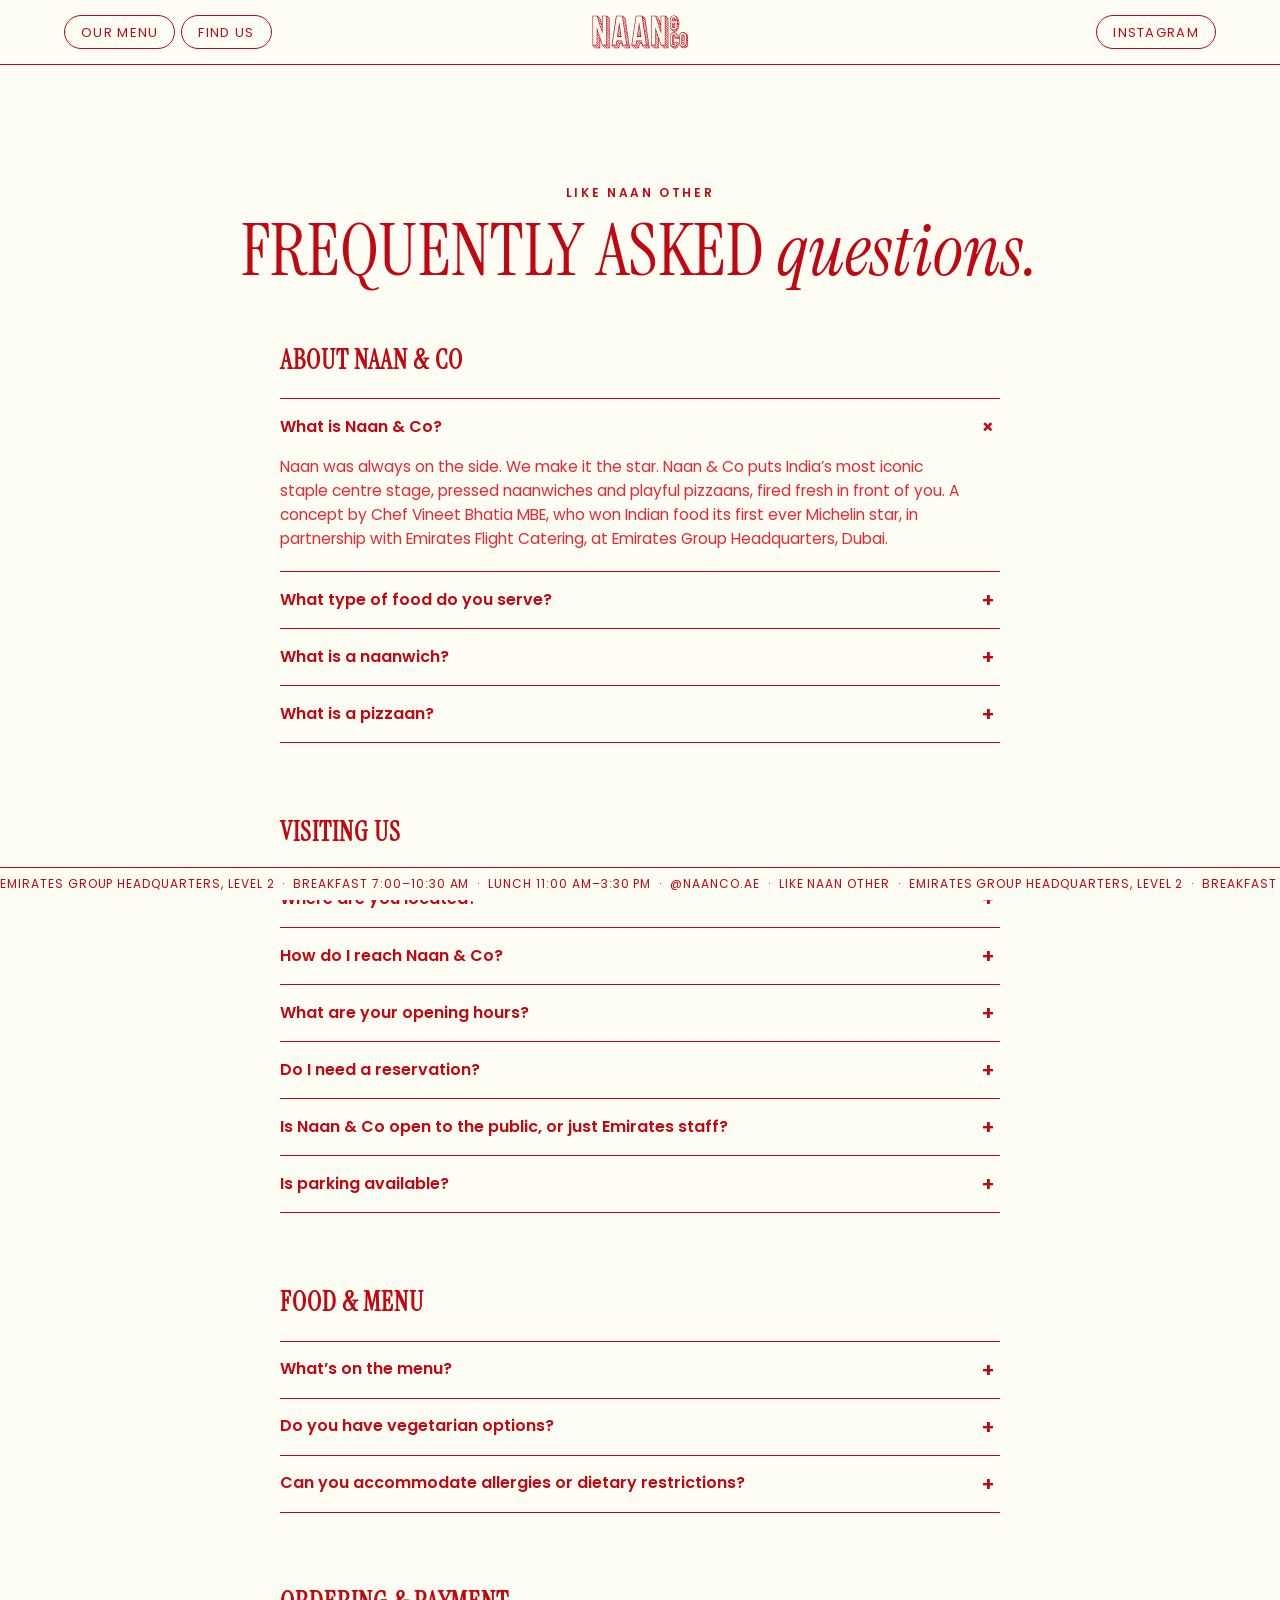
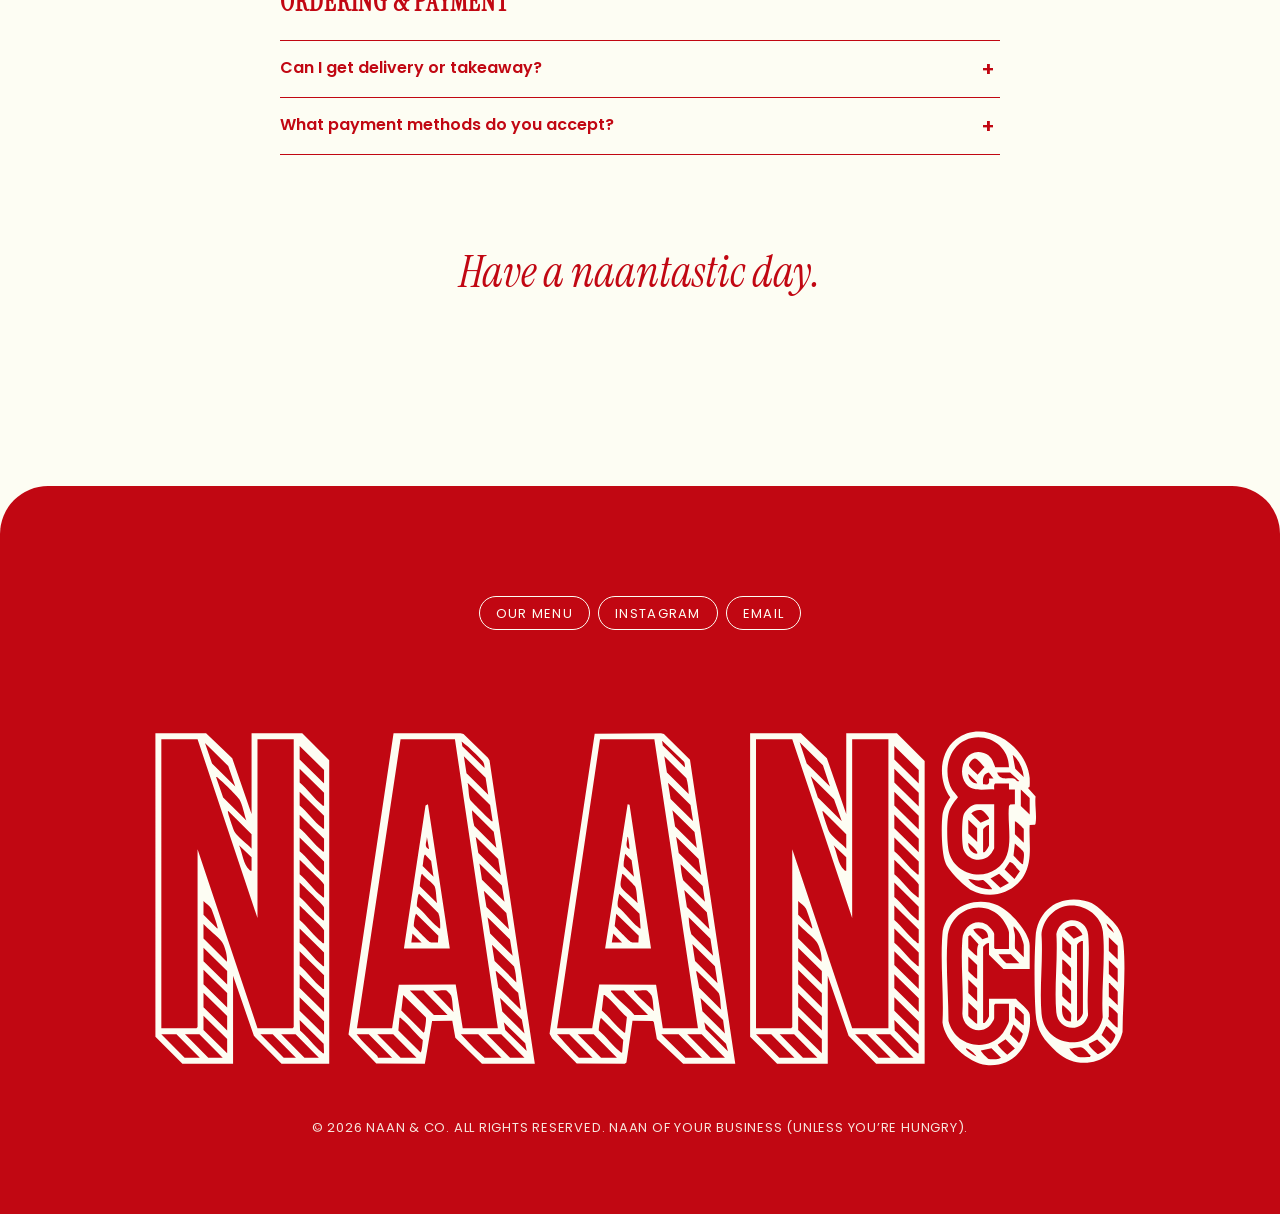
<file: faq.html>
<!DOCTYPE html>
<html lang="en">
<head>
  <meta charset="UTF-8" />
  <meta name="viewport" content="width=device-width, initial-scale=1" />
  <meta name="theme-color" content="#fdfdf3" />
  <title>FAQ | Naan &amp; Co</title>
  <meta name="description" content="Everything you need to know about Naan & Co: the menu, visiting Emirates Group Headquarters, hours, dietary options, and how to order." />
  <link rel="canonical" href="https://naanco.com/faq.html" />

  <meta property="og:type" content="website" />
  <meta property="og:site_name" content="Naan & Co" />
  <meta property="og:url" content="https://naanco.com/faq.html" />
  <meta property="og:title" content="FAQ | Naan & Co" />
  <meta property="og:description" content="Everything you need to know about Naan & Co: the menu, visiting Emirates Group Headquarters, hours, dietary options, and how to order." />
  <meta property="og:image" content="https://naanco.com/assets/hero-poster.jpg" />

  <meta name="twitter:card" content="summary_large_image" />
  <meta name="twitter:title" content="FAQ | Naan & Co" />
  <meta name="twitter:description" content="Everything you need to know about Naan & Co: the menu, visiting Emirates Group Headquarters, hours, dietary options, and how to order." />
  <meta name="twitter:image" content="https://naanco.com/assets/hero-poster.jpg" />

  <link rel="preconnect" href="https://fonts.googleapis.com" />
  <link rel="preconnect" href="https://fonts.gstatic.com" crossorigin />
  <link href="https://fonts.googleapis.com/css2?family=Instrument+Serif:ital@0;1&family=Poppins:wght@400;500;600;700&display=swap" rel="stylesheet" />
  <link rel="icon" type="image/svg+xml" href="assets/favicon.svg" />
  <link rel="stylesheet" href="styles.css?v=20260719-1" />
  <noscript>
    <style>
      .reveal { opacity: 1 !important; transform: none !important; }
    </style>
  </noscript>

  <script type="application/ld+json">
  {
    "@context": "https://schema.org",
    "@type": "FAQPage",
    "mainEntity": [
      {
        "@type": "Question",
        "name": "What is Naan & Co?",
        "acceptedAnswer": { "@type": "Answer", "text": "Naan was always on the side. We make it the star. Naan & Co puts India's most iconic staple centre stage, pressed naanwiches and playful pizzaans, fired fresh in front of you. A concept by Chef Vineet Bhatia MBE, who won Indian food its first ever Michelin star, in partnership with Emirates Flight Catering, at Emirates Group Headquarters, Dubai." }
      },
      {
        "@type": "Question",
        "name": "What type of food do you serve?",
        "acceptedAnswer": { "@type": "Answer", "text": "Indian at the core, reimagined for right now. We take your favourite flavours and give them a facelift, fired fresh in a tandoor and built around naan. Chef Vineet Bhatia MBE brings the Michelin-star technique, we bring the fun." }
      },
      {
        "@type": "Question",
        "name": "What is a naanwich?",
        "acceptedAnswer": { "@type": "Answer", "text": "Naan, pressed and stuffed like a sandwich, then grilled to order. Fillings like za'atar chicken tikka or buttermilk-fried chicken sit inside warm naan instead of bread." }
      },
      {
        "@type": "Question",
        "name": "What is a pizzaan?",
        "acceptedAnswer": { "@type": "Answer", "text": "Naan, used as the base instead of pizza dough, topped and fired in the tandoor. Think butter chicken with burrata, or spinach saag with paneer, in place of the usual tomato and mozzarella." }
      },
      {
        "@type": "Question",
        "name": "Where are you located?",
        "acceptedAnswer": { "@type": "Answer", "text": "Level 2, Emirates Group Headquarters. Follow the smell of fresh naan." }
      },
      {
        "@type": "Question",
        "name": "How do I reach Naan & Co?",
        "acceptedAnswer": { "@type": "Answer", "text": "Hop on the Red Line to Emirates Station, it drops you right at EGHQ's door. A taxi gets you just as close, or drive down yourself, just note parking is limited." }
      },
      {
        "@type": "Question",
        "name": "What are your opening hours?",
        "acceptedAnswer": { "@type": "Answer", "text": "Monday to Friday. Breakfast 7 to 10:30am, lunch 11am to 3:30pm. We rest up on weekends, see you Monday." }
      },
      {
        "@type": "Question",
        "name": "Do I need a reservation?",
        "acceptedAnswer": { "@type": "Answer", "text": "No bookings needed. Walk up, order, and watch it come straight out of the tandoor." }
      },
      {
        "@type": "Question",
        "name": "Is Naan & Co open to the public, or just Emirates staff?",
        "acceptedAnswer": { "@type": "Answer", "text": "Both. Whether you work at Emirates or you're just visiting, pull up a seat." }
      },
      {
        "@type": "Question",
        "name": "Is parking available?",
        "acceptedAnswer": { "@type": "Answer", "text": "Yes, though spots go fast, so it's first come, first served." }
      },
      {
        "@type": "Question",
        "name": "What's on the menu?",
        "acceptedAnswer": { "@type": "Answer", "text": "Breakfast (7 to 10:30am): naans and benne dosa. Lunch (11am to 3:30pm): pizzaans (naan meets pizza), naanwiches (pressed, loaded, grilled) and naansationals (our filled naans), plus dishes to share and something sweet to finish. Full menu linked in bio." }
      },
      {
        "@type": "Question",
        "name": "Do you have vegetarian options?",
        "acceptedAnswer": { "@type": "Answer", "text": "We have a delightful selection of vegetarian options, clearly marked with a V, from Potato Naan in the morning to Green Goddess pizzaan and Pink Power naanwich at lunch." }
      },
      {
        "@type": "Question",
        "name": "Can you accommodate allergies or dietary restrictions?",
        "acceptedAnswer": { "@type": "Answer", "text": "Please let our team know of any allergies or dietary requirements at the counter, and we'll guide you through the best options." }
      },
      {
        "@type": "Question",
        "name": "Can I get delivery or takeaway?",
        "acceptedAnswer": { "@type": "Answer", "text": "We currently do not offer delivery, but you can dine in or grab it and go." }
      },
      {
        "@type": "Question",
        "name": "What payment methods do you accept?",
        "acceptedAnswer": { "@type": "Answer", "text": "Card and contactless, tap and go." }
      }
    ]
  }
  </script>
</head>
<body>

  <svg width="0" height="0" style="position:absolute" aria-hidden="true" focusable="false" xmlns="http://www.w3.org/2000/svg">
    <defs><g id="logo-full">
<path d="M657.68,419.27l19.14,18.19,14.15,40.75v-58.94h37.07l20.3,20.28v221.45h-35.45l-20.22-20.36-15.23-43.99v64.35h-37.07l-19.75-19.74v-221.99h37.07ZM651.46,423.59h-26.52v211.44h25.71l.81-.81v-130.06l43.84,130.87h26.52v-211.44h-26.52v130.87l-43.84-130.87ZM679.06,458.2l-5.16-15.66-17.02-16.79,5.16,15.66,17.02,16.79ZM744.01,456.04v-10l-17.86-17.58v10l17.86,17.58ZM744.01,472.8v-10l-17.86-17.58v10l17.86,17.58ZM687.72,483.62l-5.71-16.19-17.01-16.8,5.18,15.64,17.54,17.35ZM744.01,489.57v-10l-17.86-17.58v10l17.86,17.58ZM690.97,503.63v-10.55l-17.05-17.03c-.42-.08-.32.49-.27.81.3,1.94,3.99,12.89,4.96,14.52,2.23,3.77,9.31,8.69,12.37,12.25ZM744.01,506.33v-10l-17.86-17.58v10l17.86,17.58ZM744.01,522.55v-9.46l-17.86-17.58v10c5.54,4.56,10.68,11.98,16.23,16.23.55.42.68,1.04,1.63.81ZM690.97,519.85v-10l-9.21-8.65c2.42,5,3.16,14.5,7.58,17.84.54.41.68,1.05,1.63.81ZM744.01,539.32v-9.46c0-1.28-15.68-16.01-17.86-18.12v10.55c5.54,4.56,10.68,11.98,16.23,16.23.55.42.68,1.04,1.63.81ZM744.01,556.08v-10l-17.86-17.58v10.55c5.54,4.56,10.68,11.98,16.23,16.23.55.42.68,1.04,1.63.81ZM655.79,542.02v10l10.02,10c.42.08.32-.49.27-.81-.27-1.75-3.8-12.31-4.65-13.75-1.01-1.71-4.12-3.98-5.64-5.45ZM744.01,572.85v-10l-17.86-17.58v10.55c5.54,4.56,10.68,11.98,16.23,16.23.55.42.68,1.04,1.63.81ZM655.79,558.79v10.55l17.05,17.03c.76-3.49-1.37-11.07-3.27-14.03-2.73-4.25-10.28-9.46-13.78-13.54ZM744.01,589.61v-10l-17.86-17.58v10.55c5.54,4.56,10.68,11.98,16.23,16.23.55.42.68,1.04,1.63.81ZM673.11,603.13v-10l-17.32-17.03v10l17.32,17.03ZM744.01,606.37v-10l-17.86-17.58v10l17.86,17.58ZM673.11,619.89v-10.55l-17.32-17.03v10.55l17.32,17.03ZM744.01,623.14v-10l-17.86-17.58v10l17.86,17.58ZM673.11,636.66v-10.55l-17.32-17.03v10.55l17.32,17.03ZM744.01,639.9v-10l-17.86-17.58v10l17.86,17.58ZM673.11,653.42v-10.55l-17.32-17.03v10.55l17.32,17.03ZM744.01,653.42l-.28-7.02-17.57-17.31.28,7.56c5.43,4.51,10.5,11.78,15.95,15.97.54.42.69,1.05,1.62.8ZM653.08,656.67l-17.05-17.3h-11.1l17.05,17.3h11.1ZM669.86,656.67l-17.05-17.3h-10.55l17.05,17.3h10.55ZM723.44,656.67l-17.05-17.3h-8.93l17.05,17.3h8.93ZM740.22,656.67l-17.05-17.3h-10.55l17.05,17.3h10.55Z"/>
        <path d="M222.53,419.27l19.14,18.19,14.15,40.75v-58.94h37.07l19.75,19.74v221.99h-34.91l-20.22-20.36-15.23-43.99v64.35h-37.07l-19.75-19.74v-221.99h37.07ZM216.31,423.59h-26.52v211.44h25.71l.81-.81v-130.06l43.84,130.87h25.71l.81-.81v-210.63h-26.52v130.87l-43.84-130.87ZM243.91,458.2l-5.16-15.12-17.02-16.79,5.16,15.12,17.02,16.79ZM308.86,456.04v-10l-17.86-17.58v10l17.86,17.58ZM308.86,472.26v-9.46l-17.86-17.58v10c5.54,4.56,10.68,11.98,16.23,16.23.55.42.68,1.04,1.63.81ZM252.02,483.08c-1.56-4.31-2.79-11.97-5.16-15.66-1.68-2.61-12.31-12.81-15.13-15.17-.61-.51-.88-1.31-1.9-1.07l5.18,15.1,17,16.8ZM308.86,489.03v-9.46l-17.86-17.58v10c5.54,4.56,10.68,11.98,16.23,16.23.55.42.68,1.04,1.63.81ZM255.82,503.63v-10.55l-17.05-17.03c-.42-.08-.32.49-.27.81.3,1.94,3.99,12.89,4.96,14.52,2.23,3.77,9.31,8.69,12.37,12.25ZM308.86,505.79v-9.46l-17.86-17.58v10c5.54,4.56,10.68,11.98,16.23,16.23.55.42.68,1.04,1.63.81ZM308.86,522.55v-9.46l-17.86-17.58v10c5.54,4.56,10.68,11.98,16.23,16.23.55.42.68,1.04,1.63.81ZM255.82,519.85v-10l-9.21-8.65c2.42,5,3.16,14.5,7.58,17.84.54.41.68,1.05,1.63.81ZM308.86,539.32v-9.46c0-1.28-15.68-16.01-17.86-18.12v10.55c5.54,4.56,10.68,11.98,16.23,16.23.55.42.68,1.04,1.63.81ZM308.86,556.08v-9.46c0-1.28-15.68-16.01-17.86-18.12v10.55c5.54,4.56,10.68,11.98,16.23,16.23.55.42.68,1.04,1.63.81ZM220.64,542.02v10l10.02,10c.42.08.32-.49.27-.81-.27-1.75-3.8-12.31-4.65-13.75-1.01-1.71-4.12-3.98-5.64-5.45ZM308.86,572.85v-9.46c0-1.28-15.68-16.01-17.86-18.12v10.55c5.54,4.56,10.68,11.98,16.23,16.23.55.42.68,1.04,1.63.81ZM220.64,558.79v10.55l17.05,17.03c.76-3.49-1.37-11.07-3.27-14.03-2.73-4.25-10.28-9.46-13.78-13.54ZM308.86,589.61v-10l-17.86-17.58v10.55c5.54,4.56,10.68,11.98,16.23,16.23.55.42.68,1.04,1.63.81ZM237.96,603.13v-10l-17.32-17.03v10l17.32,17.03ZM308.86,606.37v-10l-17.86-17.58v10.55c5.54,4.56,10.68,11.98,16.23,16.23.55.42.68,1.04,1.63.81ZM237.96,619.89v-10.55l-17.32-17.03v10.55l17.32,17.03ZM308.86,623.14v-10l-17.86-17.58v10l17.86,17.58ZM237.96,636.66v-10.55l-17.32-17.03v10.55l17.32,17.03ZM308.86,639.9v-10l-17.86-17.58v10l17.86,17.58ZM237.96,653.42v-10.55l-17.32-17.03v10.55l17.32,17.03ZM308.86,653.42l-.28-7.02-17.57-17.31.28,7.56c5.43,4.51,10.5,11.78,15.95,15.97.54.42.69,1.05,1.62.8ZM217.93,656.67l-17.05-17.3h-11.1l17.05,17.3h11.1ZM234.71,656.67l-17.05-17.3h-10.55l17.05,17.3h10.55ZM288.29,656.67l-17.05-17.3h-8.93l17.05,17.3h8.93ZM305.07,656.67l-17.05-17.3h-10.55l17.05,17.3h10.55Z"/>
        <path d="M609.78,660.99h-38.16l-19.22-18.11-2.24-12.36-.81-.82-14.78-.05-4.45,30.43-1.26.9-35.07-.11-17.98-18.27-1.93-3.51,33.02-219.6,48.51-.27,2.16.54,19.06,18.81,33.14,222.4ZM479.35,635.04h25.71l5.15-31.9,41.61.05,4.93,31.85h25.71l-31.91-211.48-39.77.07-31.42,211.41ZM572.29,439.97l-16.08-15.29.51,3.54,16,15.92c.47-.76-.06-3.62-.42-4.17ZM575.68,463.61c-.11-3.85-.63-7.84-1.68-11.56l-16.17-16.02,1.93,11.86,15.92,15.72ZM578.93,483.62l-1.92-11.87-16.47-16.25,1.9,11.88,16.49,16.24ZM581.64,503.09l-1.69-11.56-16.16-16.02,1.93,11.85,15.92,15.73ZM584.88,523.09l-1.92-11.87-16.47-16.25,1.9,11.88,16.49,16.24ZM587.59,542.56l-1.69-11.56-16.16-16.02c.3,3.9.76,8.16,1.93,11.85l15.92,15.73ZM590.84,562.57l-1.9-12.42-16.49-16.24,1.9,12.42,16.49,16.24ZM593.54,582.04l-1.93-12.4-15.92-15.72c.17,4.09.64,8.5,1.93,12.39l15.92,15.73ZM596.79,602.05l-1.9-12.43-16.49-16.23,1.92,12.41,16.47,16.25ZM599.5,621.52c-.73-3.26-.46-9.63-1.93-12.4-.7-1.32-13.03-13.49-14.84-14.92-.54-.43-.7-1.05-1.63-.8l2.23,12.1,16.16,16.02ZM545.92,625.3l-17.59-17.85h-9.47c-.24.94.39,1.08.81,1.63,4.25,5.55,11.67,10.68,16.24,16.22h10.01ZM545.11,607.46c-2.18-.62-6.95.45-9.47,0-.24.94.39,1.08.81,1.63,3.52,4.6,9.77,9.16,13.8,13.52-.63-3.24-.49-8.59-1.76-11.48-.26-.58-3.01-3.56-3.38-3.66ZM529.14,638.28l1.33-11.38c-5.26-4.33-10.13-11.35-15.39-15.39-.54-.42-.69-1.05-1.62-.81l-1.37,11.34c5.27,4.34,10.16,11.39,15.44,15.43.54.42.69,1.05,1.62.81ZM602.2,638.82l-1.36-9.73-16.49-16.23,1.36,9.73,16.49,16.23ZM526.97,652.88l.83-9.17-16.25-16.23c-.79-.02-1.72,7.93-1.64,9.16,5.27,4.35,10.16,11.39,15.44,15.44.54.42.69,1.05,1.62.81ZM604.37,651.8l-1.37-5.38-15.94-15.7,1.06,5.15,16.25,15.94ZM505.33,656.67l-17.05-17.3h-8.93c2,1.94,15.31,17.3,16.51,17.3h9.47ZM523.19,656.67l-17.05-17.3h-11.64l17.05,17.3h11.64ZM585.43,656.67l-17.05-17.3h-12.72l17.59,17.3h12.18ZM602.21,656.67l-17.05-17.3h-10.55l17.05,17.3h10.55Z"/>
        <path d="M463.11,660.99h-38.7l-19.48-18.94-2.24-12.46-14.77.09-5.29,31.33-35.52-.13-20.36-21.21,32.97-220.41,49.02-.03,2.16.54,17.84,17.32,1.21,2.04,33.15,221.86ZM332.94,635.04h25.71l4.93-31.85,41.61-.05,5.15,31.9h25.71l-31.42-211.41-39.78-.06-31.9,211.48ZM426.3,444.68c-.03-1.51-.27-3.3-1.06-4.61-1.14-1.88-9.22-9.41-11.37-11.35-1.35-1.22-3-2.25-4.33-3.51l.51,3.54,16.26,15.92ZM429.01,464.15l-1.93-12.39-15.92-15.73,1.93,12.39,15.92,15.73ZM432.26,483.61l-1.91-11.88-16.49-16.24c.97,3.27.64,9.62,1.9,12.42.43.96,13.3,13.68,14.87,14.89.54.42.69,1.05,1.63.8ZM434.96,503.09l-1.93-11.86-15.92-15.72c.07,3.85.79,7.8,1.69,11.56l16.16,16.02ZM438.21,523.09l-1.9-11.89-16.49-16.23,1.93,11.86,16.46,16.26ZM440.91,542.56l-1.93-11.86-16.46-16.26,1.9,11.89,16.49,16.23ZM444.16,562.57l-1.9-11.89-16.49-16.23,1.93,11.86,16.46,16.26ZM446.87,582.04l-1.93-11.86-16.46-16.26,1.9,11.89,16.49,16.23ZM449.57,601.51c-.11-3.85-.63-7.84-1.68-11.56l-16.17-16.02,1.93,11.86,15.92,15.72ZM452.82,621.52l-1.9-12.42c-5.06-4.24-9.77-10.95-14.87-14.89-.54-.42-.69-1.05-1.63-.8l1.91,11.88,16.49,16.24ZM399.25,625.3l-17.59-17.85h-10.01l17.59,17.85h10.01ZM398.43,607.46c-2.29-.65-7.36.48-10.01,0l15.15,15.68c-.75-3.31-.58-9.1-1.76-12.03-.24-.59-3.05-3.56-3.38-3.66ZM366.78,610.7l-1.37,11.34,16.25,16.23c.88-.52.66-1.14.81-1.88.4-1.85,1.43-8.08.8-9.46l-16.49-16.23ZM455.53,638.82l-1.93-10.23-15.92-15.73,1.59,10.03,16.26,15.93ZM364.07,627.47l-.83,9.17,16.25,16.23c.92.02,1.54-7.95,1.64-9.17-5.27-4.34-10.16-11.39-15.44-15.43-.54-.42-.69-1.05-1.62-.81ZM457.15,651.8l-1.07-5.68-15.69-15.41,1.06,5.69,15.7,15.4ZM358.65,656.67l-17.05-17.3h-8.93c4.34,5.77,9.88,10.51,14.92,15.67.62.63.69,1.63.78,1.63h10.28ZM376.51,656.67l-17.05-17.3h-11.64l17.05,17.3h11.64ZM438.76,656.67l-17.05-17.3h-12.72c4.2,4.28,8.21,9.02,12.7,12.99.79.7,4.56,4.31,4.89,4.31h12.18ZM455.53,656.67l-17.05-17.3h-10.55l17.05,17.3h10.55Z"/>
        <path d="M825.2,591.77h-19.21l-10.55-10.55v-8.38c-1.24-.58-4.33,2.27-4.33,2.97v55.43h.8c.99-.36,3.53-4.14,3.53-5.14v-12.71h19.75c2.34,3.15,9.58,7.81,10.02,11.61,2.35,19.99-10.02,38.91-31.6,36.99-13.47-1.2-30.8-17.65-32.21-31.09,1.12-20.86-1.72-43.67-.09-64.31,1.55-19.59,23.39-28.94,40.45-21.45,8.66,3.8,23.44,19.6,23.44,29.58v17.03ZM810.04,577.17v-12.17c0-2.11-3.15-7.67-4.59-9.47-13.43-16.69-38.59-7.91-40.32,13.26-1.58,19.3.61,41.51.68,60.95,4.3,17.93,27.47,23.95,39.35,9.33,1.41-1.73,4.88-7.72,4.88-9.72v-12.17h-10.01l-.81.81v9.73c0,1.27-2.91,5.31-4.06,6.22-7.95,6.32-18.93.3-19.23-9.44,1.04-17.8-1.32-37.03,0-54.66.68-9.17,9.64-15.65,18.07-10.43,1.36.84,5.23,5.33,5.23,6.67v10.27l.81.81h10.01ZM820.87,583.12v-8.92c0-1.31-2.06-6.61-2.8-8.02-1.07-2.04-2.84-4.19-4.51-5.77-.58,1.95.66,4.17.81,6.23.23,3.37-.26,6.79.12,10.16l6.38,6.33ZM794.84,568.47c-.11-5.6-5.94-7.77-10.77-5.89-.66.93,5.71,6.16,6.48,7.31l4.29-1.42ZM780.27,567.71v8.65c0,.43,6.05,6.18,6.49,5.68.04-2.93-.41-5.78.99-8.48l-6.13-6.65-1.35.81ZM817.62,587.45l-6.22-6.49h-8.93c.11,1.13,5.25,6.49,5.68,6.49h9.47ZM786.77,598.8v-10l-6.49-6.22v10.55c0,.43,6.05,6.18,6.49,5.68ZM786.77,615.57v-10l-6.49-6.22v10l6.49,6.22ZM786.77,631.79v-9.46l-6.49-6.22v10c0,.43,6.05,6.18,6.49,5.68ZM820.87,632.87v-7.84c0-.43-5.36-5.57-6.49-5.68v7.84c0,.43,6.05,6.18,6.49,5.68ZM813.29,632.33l-2.64,7.19,6.68,6.33c.97-.23,2.66-5.47,2.88-6.69l-6.92-6.83ZM801.93,646.94c-.61.89,5.85,6.48,6.84,7.5l5.6-4.54-6.83-6.72-5.61,3.76ZM786.23,655.58c-2.03-2.54-4.28-5.14-7.57-5.94-1.01,1.01,6.23,6.11,7.57,5.94ZM789.48,651.26c-.62.51,5.06,6.16,5.79,6.38,1.23.36,8.84.09,8.81-1.24l-6.83-6.65-7.77,1.52Z"/>
        <path d="M825.02,458.61c-.09.14-.58.13-.81.21l-.1.72,5.4,5.97c-.72,5.75,1.01,14.05.01,19.46-.11.62-.19,1.09-.89,1.28l-3.45.07c-.72,12.69,2.51,25.69-4.24,37.14-7.77,13.17-24.8,17.65-38.35,10.55-5.1-2.67-16.24-13.98-18.67-19.2-3.39-7.27-3.51-27.49-2.55-35.73.52-4.48,3.19-9.38,5.72-13.04-9.11-12.36-8.31-32.66,4.25-42.43,20.95-16.32,52.16,4.97,53.86,28.36.08,1.14.17,6.06-.19,6.65ZM810.04,444.14c-.15-21.02-26.94-30.01-40.04-13.24-6.07,7.76-6.58,21.26-1.54,29.63.74,1.22,4.25,4.79,4.25,5.51-3.12,3.77-5.79,7.1-6.9,12.05-1.38,6.15-1.28,22.43.42,28.48,4.06,14.45,21.84,20.54,34.24,12.1,15.14-10.3,7.91-30.77,9.57-46.14l.89-1.28,3.44-.08v-10.82h-4.33s0-4.33,0-4.33h-10.01c-1.34,1.02-.71,2.85-.81,4.33-7.02-.57-15.94,2.23-20.8-4.36-6.97-9.45.04-26.89,13.21-22.39,5.46,1.86,6.57,5.6,8.4,10.53h10.01ZM820.86,451.17c-.59-6.09-3.29-12.32-8.11-16.22l1.9,10.27,6.21,5.96ZM785,437.72c-1.6.24-4.38,3.33-4.2,5.05.16,1.57,5.11,5.2,6.24,6.77l5.12-5.63c-1.6-1.23-5.34-6.46-7.16-6.19ZM795.37,447.97c-4.45.79-4.59,4.84-4.28,8.61,4.15.41,4.75-.19,4.33-4.33h3.25s-3.3-4.28-3.3-4.28ZM810.85,447.93h-9.47c2.24,6.46,7.57,3.46,12.17,4.34,1.69.32,2.34,2.94,4.07,1.88l-6.76-6.22ZM786.76,456.04c.72-.65-5.65-6.48-6.49-7.03-.14,3.66,2.84,6.84,6.49,7.03ZM825.2,478.75v-12.17l-6.49-6.22v12.17l6.49,6.22ZM820.87,499.3v-10c0-.43-5.36-5.57-6.49-5.68v9.46l6.49,6.22ZM820.32,514.98c.19-2.56,1.17-6.34.43-8.81-.39-1.31-5.13-5.1-6.38-6.33l-1.01,8.8c.65.82,6.28,7.05,6.95,6.34ZM813.1,514.64c-.4-.37-2.07-1.56-2.5-1.27l-3.76,5.6,7.25,6.83,3.95-5.68c-1.76-1.45-3.39-4.06-4.94-5.48ZM802.83,522.09l-6.31,3.44,7.19,6.66,6.32-3.41-7.2-6.68ZM797.59,533.37c.65-.57-5.43-6.52-6.47-6.8s-2.33.47-3.54.36c-2.41-.21-4.9-.89-7.31-1.13,3.79,5.65,10.79,7.55,17.32,7.56Z"/>
        <path d="M881.67,552.65c7.07,6.97,11.2,10.82,12.19,21.62,1.83,19.93-.61,43.4-.71,63.5-5.29,22.06-31.21,30.01-48.21,14.59-9.37-8.5-14.63-15.18-15.43-28.38-.99-16.15-1.03-39.62,0-55.75,1.23-19.32,16.74-30.81,35.76-26.49,8.13,1.84,10.97,5.56,16.41,10.92ZM852.67,545.41c-10.09,1.38-18.29,11.19-18.83,21.2,1.25,18.69-1.61,39.42.03,57.87,2.36,26.48,39.54,28.27,44.77,2.57-1.2-20,2.09-42.92.13-62.58-1.24-12.51-14.04-20.71-26.1-19.06ZM886.89,565.28c-1-2.7-3.05-5.38-5.4-7.03.3,3.17,3.2,5.12,5.4,7.03ZM889.6,584.74v-10l-6.49-6.22v10l6.49,6.22ZM889.6,601.51v-10l-6.49-6.22v10l6.49,6.22ZM883.11,602.05v10l6.49,6.22v-10c0-.38-4.52-4.69-5.26-5.53-.32-.37.04-1.03-1.24-.69ZM889.6,634.49v-10c0-.43-5.36-5.57-6.49-5.68v7.84c0,.16-.5.58-.52,1.1l.48,1.08c.87.5,5.83,6.46,6.54,5.66ZM881.22,633.41l-3.46,6.65,6.63,6.31c1.02-.21,3.79-5.43,3.5-6.62-.16-.65-6.09-6.47-6.67-6.33ZM868.51,646.42c-.96,1.39,5.21,6.35,6.31,7.49.77.2,5.87-2.85,6.08-3.53.46-1.52-5.09-5.89-6.3-7.17l-6.09,3.21ZM861.19,656.13c2.34.42,5.64-.3,8.12,0l.55-1.08c-2.31-1.71-4.52-5.97-7.57-6-2.3-.02-5.28,1.17-7.85.6-.79.7,5.24,6.22,6.76,6.49Z"/>
        <path d="M514.53,576.63l16.48-105.48,1.39.34,15.69,105.13h-33.56ZM532.38,504.17c-.04-2.19-.32-4.44-.7-6.59-.12-.68-.1-2.62-.91-2.6.24,3.35-2.3,7.27,1.61,9.19ZM535.63,524.18l-1.73-12.05-4.75-4.71c-.34,3.1-1.38,6.22-.98,9.35l7.46,7.41ZM538.34,543.64c-.58-3.17-.53-9.76-1.93-12.4-.31-.58-8.96-9.7-9.42-9.23-.17,2.81-1.94,7.07-.81,9.72,1.01,2.38,10.07,9.28,12.16,11.91ZM540.5,562.03l-.82-10.81-14.87-14.61c-.32,2.66-1.85,7.26-.81,9.72,5.06,4.2,9.79,11,14.87,14.88.54.41.69,1.05,1.62.81ZM538.86,572.28l.3-4.82-16.5-16.24-1.14,8.94c.52.84,11.2,11.52,11.96,11.87,1.49.67,3.74.16,5.37.25ZM526.98,572.31l-6.49-6.49-1.09,6.49h7.58Z"/>
        <path d="M367.31,576.63l15.8-104.54,1.78-.92,15.97,105.46h-33.56ZM385.71,504.17l-1.61-9.19c.17,3.75-2.77,7.06,1.61,9.19ZM388.96,524.18l-1.73-11.51-4.48-4.7c-1.03-.02-1.35,7.15-1.76,8.31l7.98,7.9ZM391.66,543.64c-.91-3.3-.53-9.56-1.92-12.41-1.17-2.4-7.41-6.61-9.17-9.21-.92-.02-1.54,7.95-1.64,9.17l12.73,12.45ZM393.83,562.03c.1-3.8.02-7.71-1.39-11.31l-14.03-14.09c-.88-.02-1.77,7.94-1.65,9.16,5.28,4.35,10.16,11.39,15.44,15.44.54.42.69,1.05,1.62.8ZM392.21,572.31l.29-4.85-16.26-16.24c-.75-.02-2,8.36-1.65,9.16.33.75,10.92,11.3,11.67,11.64,1.62.74,4.16.06,5.95.28ZM380.3,572.31l-6.76-6.49-.82,6.49h7.58Z"/>
        <path d="M799.22,471.18v32.18c0,.2-1.61,3.04-1.93,3.48-5.34,7.57-16.9,6.1-20.37-2.29-1.6-3.86-1.52-21.71-.05-25.68,1.23-3.33,6.04-7.68,9.63-7.68h12.72ZM795.42,481.99c.74-1.06-4.32-6.09-5.25-6.37-2.6-.78-5.97.23-7.73,2.32l6.83,6.71,6.14-2.66ZM786.77,498.76v-10l-6.49-6.22v10l6.49,6.22ZM795.43,486.32c-1.33-.33-4.33,2.66-4.33,3.52v16.49h.8c.99-.36,3.53-4.14,3.53-5.14v-14.87ZM786.76,507.41c1.45-1.49-5.25-7.08-6.49-8.11-.36,3.96,2.46,7.8,6.49,8.11Z"/>

        <path d="M854.28,556.21c6.9-1.09,13.06,3.36,13.69,10.39,1.68,18.72-1.27,39.95-.05,58.93-3.66,13.33-22.06,11.81-23.26-2.11-1.57-18.27,1.17-38.79.07-57.29,1.03-4.96,4.37-9.1,9.55-9.92ZM863.62,566.89c.82-.94-4.29-6.09-5.25-6.37-2.6-.78-5.97.23-7.73,2.32l6.83,6.68,6.15-2.63ZM855.5,583.66v-9.46l-6.49-6.22v10c0,.43,6.05,6.18,6.49,5.68ZM864.16,571.22c-1.41-.51-4.33,1.89-4.33,2.97v55.43c1.79-.13,4.33-4.39,4.33-5.68v-52.73ZM855.5,600.43v-9.46c0-.69-5.09-6.22-6.49-6.22v10c0,.43,6.05,6.18,6.49,5.68ZM855.5,617.19v-9.46c0-.69-5.09-6.22-6.49-6.22v10c0,.43,6.05,6.18,6.49,5.68ZM855.5,630.17c-.25-1.9.5-4.77-.28-6.48-.26-.57-5.71-5.98-6.21-5.42-.5,5.25-.04,11.59,6.49,11.9Z"/>
      </g><g id="logo-mark">
        <path d="M379.76,346.32l30.7,29.19,22.7,65.37v-94.56h59.47l32.56,32.53v355.24h-56.87l-32.43-32.66-24.44-70.58v103.23h-59.47l-31.69-31.66v-356.11h59.47ZM369.77,353.26h-42.54v339.19h41.24l1.3-1.3v-208.63l70.33,209.93h42.54v-339.19h-42.54v209.93l-70.33-209.93ZM414.04,408.78l-8.28-25.12-27.3-26.93,8.28,25.12,27.3,26.93ZM518.24,405.31v-16.05l-28.65-28.19v16.05l28.65,28.19ZM518.24,432.2v-16.05l-28.65-28.19v16.05l28.65,28.19ZM427.93,449.55l-9.16-25.97-27.28-26.95,8.31,25.09,28.14,27.83ZM518.24,459.1v-16.05l-28.65-28.19v16.05l28.65,28.19ZM433.15,481.65v-16.92l-27.35-27.32c-.67-.13-.52.79-.44,1.3.47,3.12,6.41,20.68,7.95,23.29,3.58,6.05,14.93,13.94,19.84,19.64ZM518.24,485.99v-16.05l-28.65-28.19v16.05l28.65,28.19ZM518.24,512.01v-15.18l-28.65-28.19v16.05c8.89,7.32,17.13,19.21,26.04,26.03.87.67,1.1,1.67,2.61,1.3ZM433.15,507.68v-16.05l-14.77-13.87c3.88,8.01,5.07,23.25,12.16,28.62.87.66,1.09,1.68,2.61,1.3ZM518.24,538.91v-15.18c0-2.05-25.16-25.68-28.65-29.06v16.92c8.89,7.32,17.13,19.21,26.04,26.03.87.67,1.1,1.67,2.61,1.3ZM518.24,565.8v-16.05l-28.65-28.19v16.92c8.89,7.32,17.13,19.21,26.04,26.03.87.67,1.1,1.67,2.61,1.3ZM376.72,543.24v16.05l16.07,16.04c.67.13.52-.79.44-1.3-.43-2.81-6.09-19.75-7.46-22.05-1.62-2.75-6.6-6.38-9.05-8.74ZM518.24,592.69v-16.05l-28.65-28.19v16.92c8.89,7.32,17.13,19.21,26.04,26.03.87.67,1.1,1.67,2.61,1.3ZM376.72,570.14v16.92l27.35,27.32c1.22-5.59-2.2-17.76-5.25-22.51-4.39-6.82-16.5-15.17-22.1-21.73ZM518.24,619.58v-16.05l-28.65-28.19v16.92c8.89,7.32,17.13,19.21,26.04,26.03.87.67,1.1,1.67,2.61,1.3ZM404.5,641.27v-16.05l-27.78-27.33v16.05l27.78,27.33ZM518.24,646.48v-16.05l-28.65-28.19v16.05l28.65,28.19ZM404.5,668.16v-16.92l-27.78-27.33v16.92l27.78,27.33ZM518.24,673.37v-16.05l-28.65-28.19v16.05l28.65,28.19ZM404.5,695.06v-16.92l-27.78-27.33v16.92l27.78,27.33ZM518.24,700.26v-16.05l-28.65-28.19v16.05l28.65,28.19ZM404.5,721.95v-16.92l-27.78-27.33v16.92l27.78,27.33ZM518.23,721.94l-.45-11.26-28.19-27.78.44,12.13c8.71,7.24,16.84,18.9,25.59,25.61.87.67,1.1,1.68,2.61,1.29ZM372.38,727.15l-27.35-27.76h-17.8l27.35,27.76h17.8ZM399.29,727.15l-27.35-27.76h-16.93l27.35,27.76h16.93ZM485.25,727.15l-27.35-27.76h-14.33l27.35,27.76h14.33ZM512.16,727.15l-27.35-27.76h-16.93l27.35,27.76h16.93Z"/>
        <path d="M648.47,623.05h-30.82l-16.93-16.92v-13.45c-1.99-.93-6.95,3.64-6.95,4.77v88.92h1.29c1.59-.57,5.66-6.64,5.66-8.24v-20.39h31.69c3.76,5.06,15.36,12.53,16.08,18.63,3.77,32.07-16.08,62.42-50.7,59.33-21.6-1.93-49.41-28.31-51.67-49.88,1.79-33.47-2.75-70.06-.14-103.16,2.48-31.42,37.52-46.42,64.88-34.4,13.89,6.1,37.6,31.45,37.6,47.45v27.33ZM624.16,599.63v-19.52c0-3.39-5.05-12.31-7.37-15.19-21.54-26.77-61.9-12.69-64.68,21.28-2.53,30.96.97,66.59,1.1,97.77,6.89,28.77,44.06,38.42,63.12,14.97,2.26-2.78,7.83-12.39,7.83-15.6v-19.52h-16.06l-1.3,1.3v15.61c0,2.03-4.67,8.51-6.51,9.98-12.76,10.13-30.37.48-30.85-15.15,1.67-28.56-2.11-59.4,0-87.69,1.1-14.71,15.47-25.1,28.98-16.74,2.19,1.35,8.39,8.56,8.39,10.7v16.48l1.3,1.3h16.06ZM641.53,609.17v-14.31c0-2.1-3.31-10.6-4.49-12.86-1.71-3.27-4.56-6.72-7.23-9.26-.94,3.13,1.06,6.69,1.29,9.99.37,5.4-.41,10.89.19,16.29l10.24,10.15ZM599.77,585.67c-.17-8.98-9.53-12.46-17.28-9.45-1.06,1.49,9.15,9.88,10.4,11.73l6.88-2.28ZM576.41,584.45v13.88c0,.7,9.7,9.91,10.41,9.1.07-4.7-.65-9.28,1.58-13.61l-9.84-10.67-2.16,1.3ZM636.32,616.11l-9.98-10.41h-14.33c.17,1.82,8.42,10.41,9.12,10.41h15.19ZM586.83,634.33v-16.05l-10.42-9.98v16.92c0,.7,9.71,9.91,10.42,9.11ZM586.83,661.22v-16.05l-10.42-9.98v16.05l10.42,9.98ZM586.83,687.25v-15.18l-10.42-9.98v16.05c0,.7,9.71,9.91,10.42,9.11ZM641.53,688.98v-12.58c0-.7-8.6-8.93-10.42-9.11v12.58c0,.7,9.71,9.91,10.42,9.11ZM629.38,688.12l-4.24,11.53,10.72,10.16c1.56-.37,4.27-8.77,4.62-10.73l-11.11-10.96ZM611.14,711.55c-.98,1.43,9.38,10.39,10.97,12.04l8.98-7.28-10.96-10.78-8.99,6.03ZM585.96,725.41c-3.26-4.08-6.87-8.24-12.15-9.53-1.63,1.62,10,9.8,12.15,9.53ZM591.17,718.48c-.99.82,8.12,9.88,9.29,10.23,1.97.58,14.19.15,14.13-1.99l-10.95-10.67-12.47,2.44Z"/>
        <path d="M648.2,409.44c-.14.23-.93.21-1.3.34l-.15,1.16,8.66,9.58c-1.15,9.22,1.62,22.53.02,31.21-.18.99-.3,1.75-1.42,2.05l-5.53.12c-1.16,20.35,4.03,41.21-6.79,59.57-12.46,21.13-39.78,28.31-61.52,16.93-8.19-4.29-26.05-22.43-29.95-30.8-5.44-11.66-5.63-44.09-4.09-57.32.84-7.19,5.12-15.05,9.18-20.92-14.61-19.84-13.32-52.39,6.81-68.07,33.62-26.18,83.68,7.97,86.4,45.49.13,1.83.28,9.72-.31,10.67ZM624.16,386.23c-.24-33.72-43.21-48.13-64.23-21.23-9.73,12.45-10.56,34.11-2.47,47.54,1.18,1.96,6.82,7.68,6.82,8.83-5.01,6.05-9.29,11.39-11.08,19.33-2.22,9.86-2.06,35.98.68,45.69,6.52,23.17,35.04,32.94,54.93,19.42,24.29-16.52,12.68-49.36,15.34-74.02l1.42-2.05,5.52-.12v-17.35h-6.95s0-6.94,0-6.94h-16.06c-2.14,1.64-1.14,4.56-1.3,6.94-11.25-.92-25.57,3.58-33.37-7-11.18-15.16.06-43.13,21.19-35.92,8.75,2.99,10.54,8.98,13.48,16.89h16.06ZM641.52,397.5c-.95-9.77-5.28-19.76-13.01-26.02l3.04,16.47,9.96,9.56ZM583.99,375.93c-2.57.38-7.03,5.33-6.74,8.1.26,2.51,8.2,8.34,10.01,10.86l8.22-9.04c-2.56-1.97-8.57-10.36-11.49-9.93ZM600.63,392.37c-7.14,1.26-7.37,7.76-6.86,13.82,6.66.66,7.62-.31,6.95-6.95h5.21s-5.3-6.87-5.3-6.87ZM625.47,392.3h-15.19c3.59,10.37,12.14,5.56,19.52,6.96,2.7.51,3.75,4.72,6.53,3.02l-10.85-9.98ZM586.83,405.31c1.15-1.05-9.07-10.39-10.41-11.27-.22,5.87,4.55,10.97,10.41,11.27ZM648.47,441.75v-19.52l-10.42-9.98v19.52l10.42,9.98ZM641.53,474.71v-16.05c0-.7-8.6-8.94-10.42-9.11v15.18l10.42,9.98ZM640.66,499.86c.3-4.11,1.87-10.17.7-14.13-.62-2.11-8.24-8.19-10.23-10.15l-1.62,14.12c1.04,1.31,10.07,11.31,11.16,10.17ZM629.06,499.31c-.65-.59-3.33-2.51-4.01-2.04l-6.03,8.99,11.63,10.96,6.33-9.12c-2.82-2.33-5.44-6.51-7.92-8.79ZM612.59,511.27l-10.12,5.52,11.53,10.68,10.14-5.47-11.56-10.72ZM604.19,529.36c1.04-.92-8.71-10.46-10.38-10.91-1.62-.43-3.74.75-5.68.58-3.86-.34-7.85-1.42-11.72-1.81,6.08,9.07,17.31,12.12,27.78,12.13Z"/>
        <path d="M739.07,560.29c11.34,11.18,17.97,17.36,19.56,34.68,2.94,31.97-.97,69.61-1.15,101.86-8.49,35.39-50.06,48.14-77.34,23.4-15.03-13.63-23.46-24.35-24.76-45.53-1.58-25.91-1.65-63.55,0-89.42,1.98-31,26.85-49.42,57.37-42.5,13.04,2.96,17.6,8.91,26.32,17.51ZM692.54,548.67c-16.18,2.21-29.35,17.96-30.21,34.01,2.01,29.99-2.59,63.24.05,92.84,3.78,42.48,63.42,45.36,71.82,4.13-1.92-32.08,3.35-68.85.22-100.4-1.99-20.07-22.53-33.22-41.88-30.58ZM747.44,580.55c-1.61-4.34-4.89-8.63-8.67-11.28.48,5.09,5.14,8.21,8.67,11.28ZM751.79,611.78v-16.05l-10.42-9.98v16.05l10.42,9.98ZM751.79,638.67v-16.05l-10.42-9.98v16.05l10.42,9.98ZM741.37,639.54v16.05l10.42,9.98v-16.05c0-.61-7.25-7.53-8.43-8.87-.52-.59.06-1.65-1.99-1.11ZM751.79,691.59v-16.05c0-.7-8.6-8.94-10.42-9.11v12.58c0,.26-.8.93-.84,1.77l.77,1.73c1.39.8,9.35,10.36,10.49,9.08ZM738.35,689.85l-5.55,10.67,10.64,10.11c1.63-.34,6.07-8.71,5.61-10.63-.25-1.04-9.76-10.38-10.7-10.15ZM717.97,710.71c-1.54,2.22,8.36,10.18,10.13,12.01,1.23.31,9.42-4.58,9.75-5.66.74-2.44-8.17-9.45-10.1-11.5l-9.78,5.15ZM706.21,726.29c3.75.67,9.05-.48,13.02,0l.88-1.73c-3.7-2.75-7.25-9.58-12.15-9.63-3.68-.04-8.46,1.88-12.6.96-1.26,1.13,8.4,9.97,10.85,10.41Z"/>
        <path d="M606.8,429.6v51.62c0,.32-2.59,4.87-3.09,5.59-8.57,12.14-27.11,9.78-32.68-3.68-2.56-6.2-2.43-34.83-.08-41.2,1.97-5.33,9.69-12.33,15.45-12.33h20.4ZM600.72,446.94c1.18-1.7-6.93-9.77-8.42-10.22-4.17-1.24-9.57.36-12.4,3.72l10.96,10.76,9.86-4.26ZM586.83,473.84v-16.05l-10.42-9.98v16.05l10.42,9.98ZM600.72,453.89c-2.13-.52-6.95,4.26-6.95,5.64v26.46h1.29c1.59-.57,5.66-6.64,5.66-8.24v-23.86ZM586.82,487.72c2.33-2.4-8.43-11.36-10.41-13.01-.58,6.35,3.95,12.52,10.41,13.01Z"/>
        <path d="M695.13,566.01c11.06-1.75,20.96,5.39,21.97,16.67,2.69,30.03-2.04,64.08-.09,94.54-5.87,21.38-35.39,18.95-37.31-3.39-2.51-29.3,1.88-62.22.11-91.91,1.66-7.95,7-14.59,15.33-15.91ZM710.12,583.14c1.31-1.51-6.89-9.76-8.42-10.22-4.17-1.24-9.57.36-12.4,3.72l10.96,10.71,9.86-4.22ZM697.09,610.04v-15.18l-10.42-9.98v16.05c0,.7,9.71,9.91,10.42,9.11ZM710.99,590.09c-2.27-.81-6.95,3.03-6.95,4.77v88.92c2.88-.21,6.95-7.05,6.95-9.11v-84.58ZM697.09,636.93v-15.18c0-1.1-8.16-9.97-10.42-9.98v16.05c0,.7,9.71,9.91,10.42,9.11ZM697.09,663.83v-15.18c0-1.1-8.16-9.97-10.42-9.98v16.05c0,.7,9.71,9.91,10.42,9.11ZM697.09,684.65c-.39-3.05.8-7.65-.45-10.4-.42-.92-9.16-9.59-9.96-8.69-.79,8.42-.07,18.59,10.41,19.08Z"/>
      </g></defs>
  </svg>

  <header class="site-header">
    <div class="wrap">
      <div class="header-left">
        <a class="pill" href="index.html#menu">Our menu</a>
        <a class="pill" href="https://www.google.com/maps/place/Emirates+Group+Headquarters+-+Second+Floor+-+Al+Garhoud+-+Dubai+-+United+Arab+Emirates/@25.2419709,55.3619872,17z/data=!3m1!4b1!4m6!3m5!1s0x3e5f5da21c5a3e1d:0xceed6bc21a979a2d!8m2!3d25.2419709!4d55.3645621!16s%2Fg%2F11wb27vzw5?entry=ttu&g_ep=EgoyMDI2MDcwNS4wIKXMDSoASAFQAw%3D%3D" target="_blank" rel="noopener">Find us</a>
      </div>
      <a class="brand-mark" href="index.html" aria-label="Naan &amp; Co home">
        <svg viewBox="181.5 413.9 717.1 252.3" role="img" aria-hidden="true" focusable="false" fill="currentColor" xmlns="http://www.w3.org/2000/svg"><use href="#logo-full" /></svg>
      </a>
      <div class="header-right">
        <a class="pill" href="https://www.instagram.com/naanco.ae/" target="_blank" rel="noopener">Instagram</a>
      </div>
    </div>
  </header>

  <main id="top">

    <!-- ================= FAQ HERO ================= -->
    <section class="faq-hero">
      <div class="wrap">
        <p class="eyebrow reveal">Like naan other</p>
        <h1 class="faq-shout reveal">Frequently asked <em>questions.</em></h1>
      </div>
    </section>

    <!-- ================= FAQ GROUPS ================= -->
    <section class="faq" id="faq">
      <div class="wrap">

        <div class="faq-group reveal">
          <h2 class="section-label">About Naan &amp; Co</h2>
          <div class="faq-list">
            <details class="faq-item" open>
              <summary>What is Naan &amp; Co?</summary>
              <p>Naan was always on the side. We make it the star. Naan &amp; Co puts India&rsquo;s most iconic staple centre stage, pressed naanwiches and playful pizzaans, fired fresh in front of you. A concept by Chef Vineet Bhatia MBE, who won Indian food its first ever Michelin star, in partnership with Emirates Flight Catering, at Emirates Group Headquarters, Dubai.</p>
            </details>
            <details class="faq-item">
              <summary>What type of food do you serve?</summary>
              <p>Indian at the core, reimagined for right now. We take your favourite flavours and give them a facelift, fired fresh in a tandoor and built around naan. Chef Vineet Bhatia MBE brings the Michelin-star technique, we bring the fun.</p>
            </details>
            <details class="faq-item">
              <summary>What is a naanwich?</summary>
              <p>Naan, pressed and stuffed like a sandwich, then grilled to order. Fillings like za&rsquo;atar chicken tikka or buttermilk-fried chicken sit inside warm naan instead of bread.</p>
            </details>
            <details class="faq-item">
              <summary>What is a pizzaan?</summary>
              <p>Naan, used as the base instead of pizza dough, topped and fired in the tandoor. Think butter chicken with burrata, or spinach saag with paneer, in place of the usual tomato and mozzarella.</p>
            </details>
          </div>
        </div>

        <div class="faq-group reveal">
          <h2 class="section-label">Visiting us</h2>
          <div class="faq-list">
            <details class="faq-item">
              <summary>Where are you located?</summary>
              <p>Level 2, Emirates Group Headquarters. Follow the smell of fresh naan.</p>
            </details>
            <details class="faq-item">
              <summary>How do I reach Naan &amp; Co?</summary>
              <p>Hop on the Red Line to Emirates Station, it drops you right at EGHQ&rsquo;s door. A taxi gets you just as close, or drive down yourself, just note parking is limited.</p>
            </details>
            <details class="faq-item">
              <summary>What are your opening hours?</summary>
              <p>Monday to Friday. Breakfast 7 to 10:30am, lunch 11am to 3:30pm. We rest up on weekends, see you Monday.</p>
            </details>
            <details class="faq-item">
              <summary>Do I need a reservation?</summary>
              <p>No bookings needed. Walk up, order, and watch it come straight out of the tandoor.</p>
            </details>
            <details class="faq-item">
              <summary>Is Naan &amp; Co open to the public, or just Emirates staff?</summary>
              <p>Both. Whether you work at Emirates or you&rsquo;re just visiting, pull up a seat.</p>
            </details>
            <details class="faq-item">
              <summary>Is parking available?</summary>
              <p>Yes, though spots go fast, so it&rsquo;s first come, first served.</p>
            </details>
          </div>
        </div>

        <div class="faq-group reveal">
          <h2 class="section-label">Food &amp; menu</h2>
          <div class="faq-list">
            <details class="faq-item">
              <summary>What&rsquo;s on the menu?</summary>
              <p>Breakfast (7 to 10:30am): naans and benne dosa. Lunch (11am to 3:30pm): pizzaans (naan meets pizza), naanwiches (pressed, loaded, grilled) and naansationals (our filled naans), plus dishes to share and something sweet to finish. <a href="assets/naan-and-co-full-menu.pdf" target="_blank" rel="noopener">Full menu here</a>.</p>
            </details>
            <details class="faq-item">
              <summary>Do you have vegetarian options?</summary>
              <p>We have a delightful selection of vegetarian options, clearly marked with a <span class="dish-v">V</span>, from Potato Naan in the morning to Green Goddess pizzaan and Pink Power naanwich at lunch.</p>
            </details>
            <details class="faq-item">
              <summary>Can you accommodate allergies or dietary restrictions?</summary>
              <p>Please let our team know of any allergies or dietary requirements at the counter, and we&rsquo;ll guide you through the best options.</p>
            </details>
          </div>
        </div>

        <div class="faq-group reveal">
          <h2 class="section-label">Ordering &amp; payment</h2>
          <div class="faq-list">
            <details class="faq-item">
              <summary>Can I get delivery or takeaway?</summary>
              <p>We currently don&rsquo;t offer delivery, but you can dine in or grab it and go.</p>
            </details>
            <details class="faq-item">
              <summary>What payment methods do you accept?</summary>
              <p>Card and contactless, tap and go.</p>
            </details>
          </div>
        </div>

        <p class="faq-signoff reveal">Have a naantastic day.</p>

      </div>
    </section>

  </main>

  <!-- ================= FOOTER ================= -->
  <footer class="site-footer">
    <div class="wrap">
      <div class="footer-links">
        <a class="pill" href="#menu">Our menu</a>
        <a class="pill" href="https://www.instagram.com/naanco.ae/" target="_blank" rel="noopener">Instagram</a>
        <a class="pill" href="mailto:hello@naanco.com">Email</a>
      </div>
      <svg class="footer-logo" viewBox="181.5 413.9 717.1 252.3" role="img" aria-label="Naan &amp; Co" fill="currentColor" xmlns="http://www.w3.org/2000/svg"><use href="#logo-full" /></svg>
      <p class="footer-legal">&copy; 2026 Naan &amp; Co. All rights reserved. Naan of your business (unless you&rsquo;re hungry).</p>
    </div>
  </footer>

  <!-- fixed info ribbon -->
  <div class="ribbon" aria-label="Location and hours">
    <div class="ribbon-track">
      <div class="ribbon-set">
        <span>Emirates Group Headquarters, Level 2</span>
        <span>Breakfast 7:00&ndash;10:30 am</span>
        <span>Lunch 11:00 am&ndash;3:30 pm</span>
        <span>@naanco.ae</span>
        <span>Like naan other</span>
      </div>
      <div class="ribbon-set" aria-hidden="true">
        <span>Emirates Group Headquarters, Level 2</span>
        <span>Breakfast 7:00&ndash;10:30 am</span>
        <span>Lunch 11:00 am&ndash;3:30 pm</span>
        <span>@naanco.ae</span>
        <span>Like naan other</span>
      </div>
    </div>
  </div>

  <script>
    (function () {
      var reduced = window.matchMedia("(prefers-reduced-motion: reduce)").matches;

      /* ---------- reveal on scroll ---------- */
      var items = document.querySelectorAll(".reveal");
      if (reduced || !("IntersectionObserver" in window)) {
        items.forEach(function (el) { el.classList.add("is-in"); });
      } else {
        var io = new IntersectionObserver(function (entries) {
          entries.forEach(function (entry) {
            if (entry.isIntersecting) {
              entry.target.classList.add("is-in");
              io.unobserve(entry.target);
            }
          });
        }, { rootMargin: "0px 0px -10% 0px" });
        items.forEach(function (el) { io.observe(el); });
      }

      /* ---------- info ribbon: clone until seamless, constant speed ---------- */
      var ribbonTrack = document.querySelector(".ribbon-track");
      if (ribbonTrack && !reduced) {
        var ribbonSet = ribbonTrack.querySelector(".ribbon-set");
        var setW = ribbonSet.offsetWidth;
        if (setW > 0) {
          var perHalf = Math.max(1, Math.ceil(window.innerWidth / setW));
          while (ribbonTrack.children.length < perHalf * 2) {
            var clone = ribbonSet.cloneNode(true);
            clone.setAttribute("aria-hidden", "true");
            ribbonTrack.appendChild(clone);
          }
          ribbonTrack.style.animationDuration = (setW * perHalf / 70).toFixed(1) + "s";
        }
      }
    })();
  </script>

</body>
</html>
</file>
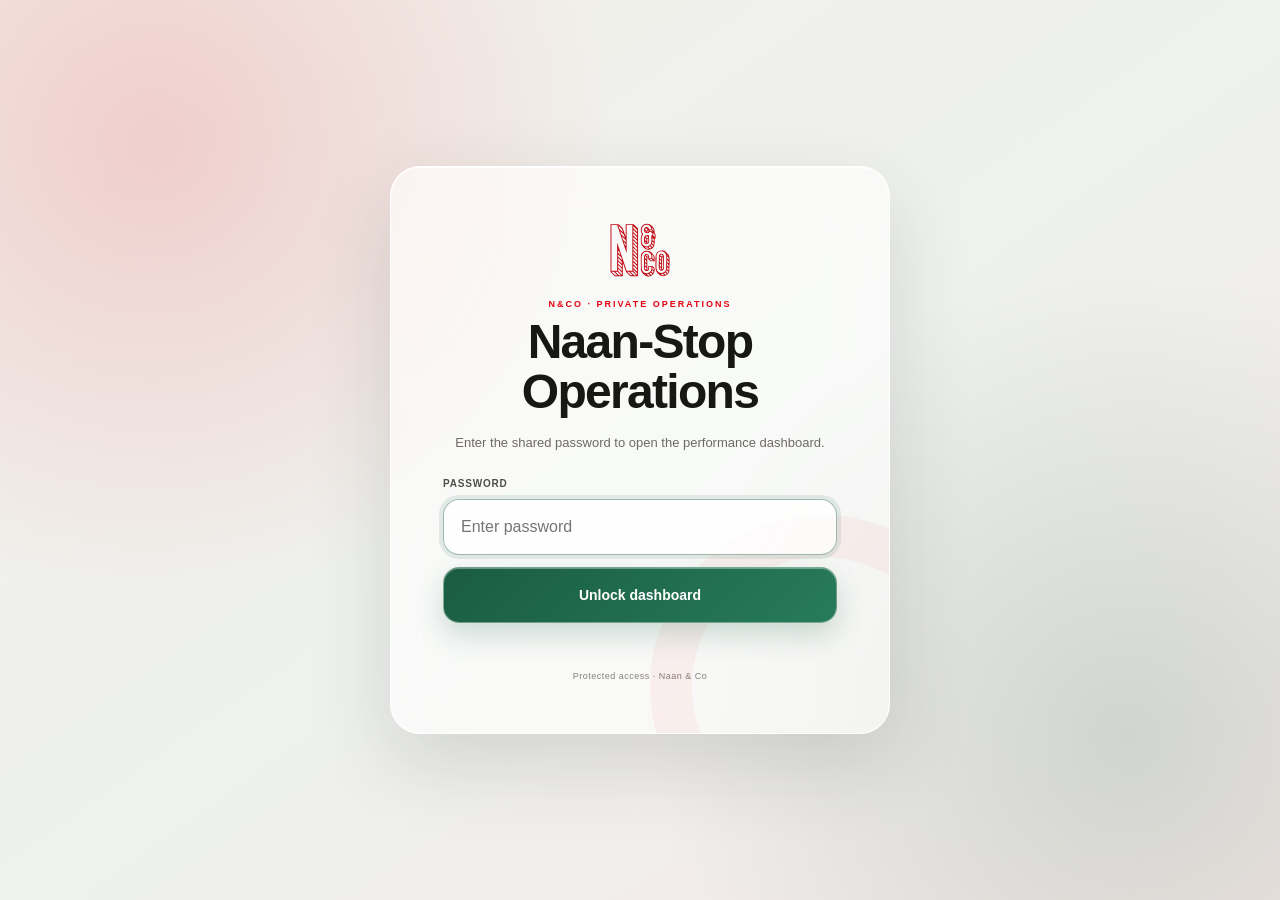
<file: performancedashboard.html>
<!DOCTYPE html>
<html lang="en">
<head>
  <meta charset="UTF-8" />
  <meta name="viewport" content="width=device-width, initial-scale=1, viewport-fit=cover" />
  <meta name="theme-color" content="#f5f1eb" />
  <title>Performance Dashboard | Naan &amp; Co</title>
  <meta name="robots" content="noindex, nofollow" />
  <link rel="icon" type="image/svg+xml" href="assets/favicon.svg" />
  <link rel="preconnect" href="https://dashboard.naanco.com" crossorigin />
  <link rel="dns-prefetch" href="//dashboard.naanco.com" />
  <style>
    :root { color-scheme: light; --red: #e30313; --green: #1a5c43; --cream: #fdfdf3; --ink: #171816; --muted: #6e6964; }
    * { box-sizing: border-box; }
    html, body { width: 100%; min-height: 100%; margin: 0; overflow: hidden; }
    body {
      min-height: 100vh;
      min-height: 100svh;
      color: var(--ink);
      background:
        radial-gradient(circle at 12% 16%, rgba(227, 3, 19, .14), transparent 34%),
        radial-gradient(circle at 88% 82%, rgba(26, 92, 67, .16), transparent 35%),
        linear-gradient(145deg, #f3efe9, #eef1ee 52%, #f6e9e8);
      font-family: -apple-system, BlinkMacSystemFont, "Helvetica Neue", Arial, sans-serif;
    }
    button, input { font: inherit; }
    .access {
      position: fixed;
      z-index: 3;
      inset: 0;
      display: grid;
      place-items: center;
      min-height: 100svh;
      padding: max(18px, env(safe-area-inset-top)) max(16px, env(safe-area-inset-right)) max(18px, env(safe-area-inset-bottom)) max(16px, env(safe-area-inset-left));
      transition: opacity .25s ease, visibility .25s ease;
    }
    .card {
      position: relative;
      display: grid;
      justify-items: center;
      width: min(500px, 100%);
      padding: clamp(32px, 7vw, 52px);
      overflow: hidden;
      border: 1px solid rgba(255, 255, 255, .92);
      border-radius: 30px;
      background: rgba(255, 255, 255, .62);
      box-shadow: 0 30px 80px rgba(46, 53, 49, .15), inset 0 1px 0 white;
      text-align: center;
      -webkit-backdrop-filter: blur(24px) saturate(150%);
      backdrop-filter: blur(24px) saturate(150%);
    }
    .card::after {
      content: "";
      position: absolute;
      right: -105px;
      bottom: -126px;
      width: 260px;
      height: 260px;
      border: 42px solid rgba(227, 3, 19, .045);
      border-radius: 50%;
      pointer-events: none;
    }
    .mark { width: 148px; height: 62px; object-fit: contain; }
    .eyebrow { margin: 18px 0 8px; color: var(--red); font-size: 9px; font-weight: 700; letter-spacing: 2px; }
    h1 { margin: 0; font-size: clamp(34px, 8vw, 48px); line-height: 1.04; letter-spacing: -1.7px; }
    .copy { max-width: 370px; margin: 16px auto 25px; color: var(--muted); font-size: 13px; line-height: 1.55; }
    form { position: relative; z-index: 1; display: grid; gap: 10px; width: 100%; text-align: left; }
    label { color: #4f4d49; font-size: 10px; font-weight: 700; letter-spacing: .8px; text-transform: uppercase; }
    input {
      width: 100%;
      min-height: 56px;
      padding: 0 17px;
      border: 1px solid rgba(255, 255, 255, .96);
      border-radius: 16px;
      outline: 0;
      background: rgba(255, 255, 255, .78);
      box-shadow: inset 0 1px 0 white, 0 8px 22px rgba(50, 55, 52, .05);
      color: var(--ink);
      font-size: 16px;
    }
    input:focus { border-color: rgba(26, 92, 67, .42); box-shadow: 0 0 0 4px rgba(26, 92, 67, .10), inset 0 1px 0 white; }
    button {
      min-height: 56px;
      margin-top: 2px;
      color: white;
      border: 1px solid rgba(255, 255, 255, .38);
      border-radius: 16px;
      background: linear-gradient(135deg, #1a5c43, #277b5b);
      box-shadow: 0 12px 28px rgba(26, 92, 67, .20), inset 0 1px 0 rgba(255,255,255,.34);
      cursor: pointer;
      font-size: 14px;
      font-weight: 700;
    }
    button:disabled { opacity: .58; cursor: wait; }
    .error { min-height: 18px; margin: 2px 0 0; color: #b80010; font-size: 12px; text-align: center; }
    .note { margin-top: 18px; color: #85817c; font-size: 9px; letter-spacing: .5px; }
    .spinner { display: none; width: 18px; height: 18px; margin: 4px auto 0; border: 3px solid rgba(26,92,67,.15); border-top-color: var(--green); border-radius: 50%; animation: spin .7s linear infinite; }
    body.opening .spinner { display: block; }
    body.opening .copy { margin-bottom: 16px; }
    body.opening form { display: none; }
    body.opening .copy::after { content: " The first secure load may take a moment."; }
    body.ready .access { opacity: 0; visibility: hidden; pointer-events: none; }
    iframe {
      position: fixed;
      z-index: 1;
      inset: 0;
      width: 100%;
      height: 100vh;
      height: 100dvh;
      border: 0;
      background: var(--cream);
      opacity: 0;
      pointer-events: none;
      transition: opacity .25s ease;
    }
    body.ready iframe { opacity: 1; pointer-events: auto; }
    @keyframes spin { to { transform: rotate(360deg); } }
    @media (max-width: 520px) {
      .card { padding: 34px 21px; border-radius: 24px; -webkit-backdrop-filter: none; backdrop-filter: none; }
      .mark { width: 128px; height: 54px; }
      h1 { font-size: 36px; }
      .copy { margin-block: 14px 22px; }
    }
    @media (prefers-reduced-motion: reduce) { .access, iframe { transition: none; } }
  </style>
</head>
<body>
  <main class="access" aria-labelledby="access-title">
    <section class="card">
      <img class="mark" src="assets/favicon.svg" alt="Naan &amp; Co" />
      <p class="eyebrow">N&amp;CO · PRIVATE OPERATIONS</p>
      <h1 id="access-title">Naan-Stop Operations</h1>
      <p class="copy" id="access-copy">Enter the shared password to open the performance dashboard.</p>
      <form id="access-form">
        <label for="dashboard-password">Password</label>
        <input id="dashboard-password" name="password" type="password" autocomplete="current-password" enterkeyhint="go" placeholder="Enter password" required autofocus />
        <button type="submit">Unlock dashboard</button>
        <p class="error" id="access-error" role="alert" aria-live="polite"></p>
      </form>
      <span class="spinner" aria-hidden="true"></span>
      <span class="note">Protected access · Naan &amp; Co</span>
    </section>
  </main>
  <iframe title="Naan &amp; Co performance dashboard" referrerpolicy="no-referrer" allow="clipboard-write"></iframe>
  <script>
    (() => {
      const backend = "https://dashboard.naanco.com";
      const proofKey = "naanco_dashboard_proof";
      const form = document.querySelector("#access-form");
      const password = document.querySelector("#dashboard-password");
      const button = form.querySelector("button");
      const error = document.querySelector("#access-error");
      const copy = document.querySelector("#access-copy");
      const dashboard = document.querySelector("iframe");
      let opening = false;
      let openingTimer = 0;

      const sha256 = async (value) => {
        const digest = await crypto.subtle.digest("SHA-256", new TextEncoder().encode(value));
        return Array.from(new Uint8Array(digest), (byte) => byte.toString(16).padStart(2, "0")).join("");
      };

      const resetGate = (message) => {
        window.clearTimeout(openingTimer);
        opening = false;
        document.body.classList.remove("opening", "ready");
        copy.textContent = "Enter the shared password to open the performance dashboard.";
        error.textContent = message;
        button.disabled = false;
        button.textContent = "Unlock dashboard";
        password.value = "";
        password.focus();
      };

      const openDashboard = (proof) => {
        opening = true;
        document.body.classList.add("opening");
        copy.textContent = "Password accepted. Opening your dashboard…";
        dashboard.src = `${backend}/?embedded=naanco&attempt=${Date.now()}#proof=${encodeURIComponent(proof)}`;
        openingTimer = window.setTimeout(() => resetGate("The secure dashboard is taking too long to respond. Please try again."), 45000);
      };

      window.addEventListener("message", (event) => {
        if (event.origin !== backend || event.source !== dashboard.contentWindow || event.data?.type !== "naanco-dashboard-access") return;
        if (!event.data.ok) {
          window.sessionStorage.removeItem(proofKey);
          resetGate("That password isn’t correct. Please try again.");
          return;
        }
        window.clearTimeout(openingTimer);
        document.body.classList.remove("opening");
        document.body.classList.add("ready");
      });

      form.addEventListener("submit", async (event) => {
        event.preventDefault();
        if (!password.value || button.disabled) return;
        button.disabled = true;
        button.textContent = "Checking…";
        error.textContent = "";
        try {
          const proof = await sha256(password.value);
          window.sessionStorage.setItem(proofKey, proof);
          openDashboard(proof);
        } catch (failure) {
          resetGate("Safari could not prepare secure access. Please try again.");
        }
      });

      const savedProof = window.sessionStorage.getItem(proofKey);
      if (/^[a-f0-9]{64}$/.test(savedProof || "")) {
        openDashboard(savedProof);
      } else {
        window.sessionStorage.removeItem(proofKey);
        const warm = () => { if (!opening && !dashboard.src) dashboard.src = `${backend}/?embedded=prewarm`; };
        if ("requestIdleCallback" in window) window.requestIdleCallback(warm, { timeout: 1200 });
        else window.setTimeout(warm, 250);
      }
    })();
  </script>
  <noscript>This dashboard requires JavaScript.</noscript>
</body>
</html>
</file>
<file: styles.css>
/* ==========================================================
   NAAN & CO — V4 "HOT, FRESH & SECOND TO NAAN"
   Per Brand Guidelines Edition 01: Tandoor Red on Fresh Cream,
   an Emerald Green accent on vegetarian tags. Type is a strict
   two-role pair — Instrument Serif for display/editorial only
   (headlines, dish names, pull-quotes), Poppins for everything
   else (body copy, labels, specs, tracked-out caps). Pair,
   don't mix, within a single layout.
   Opens on the Naancy film, then the logo draws itself on.
   Mobile-first: base styles target ~380px
   ========================================================== */

:root {
  --red: #c10712;
  --cream: #fdfdf3;
  --green: #1a5c43;
  --ink: #0a0a0a;
  --white: #ffffff;
  --font-display: "Instrument Serif", Georgia, serif;
  --font-body: "Poppins", "Helvetica Neue", Arial, sans-serif;
  --ease: cubic-bezier(0.22, 1, 0.36, 1);
  --gutter: clamp(20px, 5vw, 64px);
  --max-w: 1360px;
}

* {
  box-sizing: border-box;
  margin: 0;
  padding: 0;
}

html {
  scroll-behavior: smooth;
}

body {
  background: var(--cream);
  color: var(--red);
  font-family: var(--font-body);
  font-size: 17px;
  line-height: 1.35;
  -webkit-font-smoothing: antialiased;
  overflow-x: hidden;
}

body.intro-lock {
  overflow: hidden;
}

::selection {
  background: var(--red);
  color: var(--cream);
}

img,
video {
  max-width: 100%;
  height: auto;
  display: block;
}

a {
  color: inherit;
}

:focus-visible {
  outline: 2px solid var(--red);
  outline-offset: 3px;
}

.site-footer :focus-visible,
.intro :focus-visible {
  outline-color: var(--cream);
}

.wrap {
  max-width: var(--max-w);
  margin-inline: auto;
  padding-inline: var(--gutter);
}

/* ---------- tiny caps + pills ---------- */

.micro {
  font-size: 12px;
  letter-spacing: 0.08em;
  text-transform: uppercase;
}

.pill {
  display: inline-flex;
  align-items: center;
  justify-content: center;
  min-height: 34px;
  padding: 2px 16px 0;
  border: 1px solid var(--red);
  border-radius: 999px;
  text-decoration: none;
  font-size: 13px;
  letter-spacing: 0.1em;
  text-transform: uppercase;
  transition: background-color 180ms var(--ease), color 180ms var(--ease);
}

.pill:hover {
  background: var(--red);
  color: var(--cream);
}

/* ==========================================================
   INTRO — film first, then the logo draws itself
   ========================================================== */

.intro {
  position: fixed;
  inset: 0;
  z-index: 100;
  background: var(--cream);
  display: grid;
  place-items: center;
  transition: opacity 600ms var(--ease);
}

.intro video {
  position: absolute;
  inset: 0;
  width: 100%;
  height: 100%;
  object-fit: cover;
  transition: opacity 280ms var(--ease), transform 500ms var(--ease);
}

/* dissolve between the film and the drawing: cream washes in
   while the last frame drifts forward and melts away */
.intro.fading {
  background: var(--cream);
}

.intro.fading video {
  opacity: 0;
  transform: scale(1.07);
  pointer-events: none;
}

.intro.fading .intro-skip {
  border-color: var(--red);
  color: var(--red);
  background: transparent;
}

.intro-logo {
  position: relative;
  width: min(80vw, 640px);
  color: var(--red);
  fill: currentColor; /* SVG defaults to black without this */
  opacity: 0;
  fill-opacity: 0;
  stroke: var(--red);
  stroke-width: 2.5;
  stroke-dasharray: 2600;
  stroke-dashoffset: 2600;
  transition: opacity 200ms var(--ease);
}

.intro-skip {
  position: absolute;
  bottom: max(24px, env(safe-area-inset-bottom));
  left: 50%;
  transform: translateX(-50%);
  border-color: var(--cream);
  color: var(--cream);
  background: rgba(0, 0, 0, 0.25);
}

.intro-skip:hover {
  background: var(--cream);
  color: var(--red);
}

.intro.fading .intro-skip,
.intro.drawing .intro-skip {
  border-color: var(--red);
  color: var(--red);
  background: transparent;
}

/* phase B: cream room, pen comes out */
.intro.drawing {
  background: var(--cream);
}

.intro.drawing video {
  opacity: 0;
  pointer-events: none;
}

.intro.drawing .intro-skip {
  border-color: var(--red);
  color: var(--red);
  background: transparent;
}

.intro.drawing .intro-logo {
  opacity: 1;
  animation:
    logoDraw 900ms var(--ease) forwards,
    logoInk 400ms 650ms var(--ease) forwards;
}

@keyframes logoDraw {
  to { stroke-dashoffset: 0; }
}

@keyframes logoInk {
  to { fill-opacity: 1; }
}

/* phase C: lights up on the site */
.intro.leaving {
  opacity: 0;
  pointer-events: none;
}

/* ==========================================================
   HEADER
   ========================================================== */

.site-header {
  position: sticky;
  top: 0;
  z-index: 20;
  background: var(--cream);
  border-bottom: 1px solid var(--red);
}

.site-header .wrap {
  display: grid;
  grid-template-columns: 1fr;
  grid-template-areas: "logo" "left" "right";
  row-gap: 10px;
  padding-block: 10px;
}

.header-left {
  grid-area: left;
  display: flex;
  flex-wrap: wrap;
  justify-content: center;
  gap: 6px;
}

.brand-mark {
  grid-area: logo;
  display: inline-flex;
  align-items: center;
  min-height: 44px;
  color: var(--red);
  justify-self: center;
}

.brand-mark svg {
  height: 34px;
  width: auto;
}

.header-right {
  grid-area: right;
  display: flex;
  justify-content: center;
}

/* ==========================================================
   HERO
   ========================================================== */

.hero {
  text-align: center;
  padding-block: clamp(48px, 9vw, 120px) clamp(40px, 7vw, 96px);
}

.hero-shout {
  font-family: var(--font-display);
  font-weight: 400;
  font-size: clamp(40px, 9.6vw, 118px);
  line-height: 0.98;
  letter-spacing: 0.005em;
  text-transform: uppercase;
  max-width: 13ch;
  margin-inline: auto;
}

.hero-shout em {
  font-style: italic;
  text-transform: none;
  letter-spacing: 0;
}

.hero-cols {
  display: grid;
  gap: var(--gutter);
  max-width: 780px;
  margin: clamp(28px, 5vw, 48px) auto 0;
  text-align: center;
}

.hero-cols p + p {
  margin-top: 12px;
}

.hero-cols p {
  font-size: 13px;
  line-height: 1.55;
  letter-spacing: 0.06em;
  text-transform: uppercase;
  max-width: 34ch;
  margin-inline: auto;
}

.hero-lockup {
  display: flex;
  align-items: center;
  justify-content: center;
  flex-wrap: nowrap;
  gap: clamp(16px, 3vw, 28px);
  margin: clamp(36px, 6vw, 64px) auto 0;
}

.hero-stamp {
  height: clamp(90px, 16vw, 150px);
  width: auto;
  color: var(--red);
}

.hero-divider {
  width: 1px;
  height: clamp(48px, 9vw, 76px);
  background: var(--red);
  opacity: 0.3;
}

.hero-partner {
  display: inline-flex;
}

.hero-partner img {
  height: clamp(90px, 16vw, 150px);
  width: auto;
}

/* ---------- centered film block ---------- */

.filmstrip {
  padding-block: clamp(24px, 5vw, 72px) clamp(56px, 10vw, 140px);
  display: grid;
  place-items: center;
}

.filmstrip video {
  width: min(72vw, 380px);
}

.filmstrip figcaption {
  font-family: var(--font-display);
  margin-top: 16px;
  font-size: clamp(20px, 2.8vw, 27px);
  letter-spacing: 0.06em;
  text-transform: uppercase;
}

/* ==========================================================
   DISH MARQUEE with cutout overlap
   ========================================================== */

.dishline {
  position: relative;
  padding-block: clamp(48px, 9vw, 120px);
  overflow: hidden;
}

.dishline-track {
  display: flex;
  width: max-content;
  animation: marquee 30s linear infinite;
}

.dishline-set {
  display: flex;
}

.dishline-set span {
  font-family: var(--font-display);
  font-size: clamp(56px, 13vw, 160px);
  line-height: 1;
  text-transform: uppercase;
  white-space: nowrap;
}

.dishline-set span::after {
  content: "\00a0/\00a0";
}

.dishline-cut {
  position: absolute;
  left: 50%;
  top: 50%;
  width: min(62vw, 420px);
  transform: translate(-50%, -50%) rotate(-4deg);
  pointer-events: none;
  filter: drop-shadow(0 24px 40px rgba(0, 0, 0, 0.25));
  transition: opacity 110ms var(--ease);
}

.dishline-cut.swapping {
  opacity: 0;
}


@keyframes marquee {
  to {
    transform: translateX(-50%);
  }
}

/* ==========================================================
   MENU — cutouts floating in air
   ========================================================== */

.menu {
  padding-block: clamp(40px, 8vw, 110px);
  text-align: center;
  scroll-margin-top: 64px;
}

.section-label {
  font-family: var(--font-display);
  font-size: clamp(22px, 3.4vw, 34px);
  letter-spacing: 0.04em;
  text-transform: uppercase;
}

.menu .pill {
  margin-top: 16px;
}

.dish-field {
  margin-top: clamp(40px, 7vw, 88px);
  display: grid;
  gap: clamp(48px, 9vw, 96px);
}

.dish {
  display: grid;
  justify-items: center;
  gap: 4px;
}

.dish img {
  width: min(66vw, 340px);
  transition: transform 350ms var(--ease);
  filter: drop-shadow(0 18px 30px rgba(0, 0, 0, 0.18));
}

.dish:hover img {
  transform: rotate(2.5deg) scale(1.03);
}

.dish-name {
  font-family: var(--font-display);
  margin-top: 18px;
  font-weight: 400;
  font-style: italic;
  font-size: clamp(26px, 4.4vw, 38px);
  line-height: 1;
}

.dish-kind {
  font-weight: 700;
  font-size: 12px;
  letter-spacing: 0.12em;
  text-transform: uppercase;
}

.dish-v {
  color: var(--green);
}

.dish-desc {
  margin-top: 6px;
  font-size: 15px;
  max-width: 34ch;
  color: #c10712;
}

/* ==========================================================
   FOUNDERS — editorial split screen, legacy vs innovation
   ========================================================== */

.founders {
  padding-top: clamp(40px, 8vw, 110px);
  scroll-margin-top: 64px;
}

.founders .section-label {
  text-align: center;
  margin-bottom: clamp(28px, 5vw, 56px);
}

.founders-split {
  display: grid;
  border-top: 1px solid var(--red);
}

.f-panel {
  padding: clamp(24px, 5vw, 64px) var(--gutter) clamp(40px, 6vw, 72px);
}

.f-panel--cream {
  background: var(--cream);
  color: var(--red);
  border-top: 1px solid var(--red);
}

.f-panel--red {
  background: var(--red);
  color: var(--cream);
  border-top: 1px solid var(--cream);
}

.f-photo {
  width: 100%;
  aspect-ratio: 4 / 5;
  object-fit: cover;
}

.f-tag {
  margin-top: 22px;
  font-size: 12px;
  letter-spacing: 0.22em;
  text-transform: uppercase;
}

.f-name {
  font-family: var(--font-display);
  margin-top: 6px;
  font-weight: 400;
  font-style: italic;
  font-size: clamp(32px, 6vw, 54px);
  line-height: 1.02;
}

.f-pull {
  font-family: var(--font-display);
  margin-top: 14px;
  font-style: italic;
  font-size: clamp(20px, 3vw, 27px);
  line-height: 1.2;
  max-width: 24ch;
}

.f-copy {
  margin-top: 14px;
  font-size: 15.5px;
  line-height: 1.5;
  max-width: 46ch;
}

.f-list {
  margin-top: 22px;
  list-style: none;
  max-width: 46ch;
}

.f-list li {
  padding: 9px 0;
  border-top: 1px solid currentColor;
  font-size: 12px;
  letter-spacing: 0.1em;
  text-transform: uppercase;
}

.f-list li:last-child {
  border-bottom: 1px solid currentColor;
}

.f-pill {
  display: inline-flex;
  margin-top: 22px;
}

.f-panel--red .pill {
  border-color: var(--cream);
}

.f-panel--red .pill:hover {
  background: var(--cream);
  color: var(--red);
}

.founders-cta {
  text-align: center;
  padding-block: clamp(32px, 6vw, 56px) clamp(16px, 3vw, 24px);
}

@media (min-width: 900px) {
  .founders-split {
    grid-template-columns: 1fr 1fr 1fr;
  }

  .f-panel--red,
  .f-panel--cream {
    border-top: 0;
  }

  .f-photo {
    aspect-ratio: 3 / 4;
  }
}

/* ==========================================================
   SHOP
   ========================================================== */

.shop {
  padding-block: clamp(56px, 10vw, 140px);
  scroll-margin-top: 64px;
}

.shop-grid {
  display: grid;
  gap: var(--space-4, 40px);
  margin-top: clamp(28px, 5vw, 56px);
}

.shop-facts {
  display: grid;
  gap: 22px;
  align-content: start;
}

.shop-facts h3 {
  font-size: 13px;
  letter-spacing: 0.14em;
  text-transform: uppercase;
  text-decoration: underline;
  text-underline-offset: 3px;
  font-weight: 400;
  margin-bottom: 4px;
}

.shop-facts p {
  font-size: 16px;
}

.shop-facts .pill {
  justify-self: start;
}

.shop-photos {
  display: flex;
  gap: 10px;
}

.shop-photos img {
  width: 100%;
  min-width: 0;
  object-fit: cover;
}

.shop-photo--wide {
  flex: 2 1 0;
  aspect-ratio: 3 / 2;
}

.shop-photo--portrait {
  flex: 1 1 0;
  aspect-ratio: 3 / 4;
}

/* ==========================================================
   FOOTER — the big red curve
   ========================================================== */

.site-footer {
  margin-top: clamp(24px, 5vw, 64px);
  background: var(--red);
  color: var(--cream);
  border-radius: clamp(24px, 5vw, 48px) clamp(24px, 5vw, 48px) 0 0;
  padding: clamp(48px, 9vw, 110px) 0 calc(34px + 44px); /* room for the info bar */
  text-align: center;
}

.footer-links {
  display: flex;
  flex-wrap: wrap;
  justify-content: center;
  gap: 8px;
}

.footer-links .pill {
  border-color: var(--cream);
}

.footer-links .pill:hover {
  background: var(--cream);
  color: var(--red);
}

.footer-logo {
  display: block;
  width: min(88%, 980px);
  margin: clamp(40px, 8vw, 96px) auto 0;
  color: var(--cream);
}

.footer-legal {
  margin-top: clamp(28px, 5vw, 48px);
  font-size: 13px;
  letter-spacing: 0.06em;
  text-transform: uppercase;
  opacity: 0.9;
}

/* ---------- fixed info ribbon ---------- */

.ribbon {
  position: fixed;
  bottom: 0;
  left: 0;
  right: 0;
  z-index: 30;
  background: var(--cream);
  color: var(--red);
  border-top: 1px solid var(--red);
  overflow: hidden;
  padding: 8px 0;
}

.ribbon-track {
  display: flex;
  width: max-content;
  animation: marquee 40s linear infinite;
}

.ribbon-set {
  display: flex;
}

.ribbon-set span {
  font-size: 12px;
  letter-spacing: 0.08em;
  text-transform: uppercase;
  white-space: nowrap;
}

.ribbon-set span::after {
  content: "\00a0\00a0\00b7\00a0\00a0";
}

/* ---------- version switcher ---------- */

.vswitch {
  position: fixed;
  bottom: 44px;
  right: 12px;
  z-index: 1000;
  display: flex;
  gap: 3px;
  background: var(--cream);
  border: 1px solid var(--red);
  border-radius: 50px;
  padding: 3px;
}

.vswitch a {
  display: inline-flex;
  align-items: center;
  justify-content: center;
  width: 30px;
  height: 30px;
  border-radius: 50%;
  text-decoration: none;
  font-size: 11px;
  color: var(--red);
}

.vswitch a[aria-current] {
  background: var(--red);
  color: var(--cream);
}

/* ==========================================================
   MOTION
   ========================================================== */

@media (prefers-reduced-motion: no-preference) {
  .reveal {
    opacity: 0;
    transform: translateY(20px);
    transition: opacity 600ms var(--ease), transform 600ms var(--ease);
  }

  .reveal.is-in {
    opacity: 1;
    transform: none;
  }
}

@media (prefers-reduced-motion: reduce) {
  html {
    scroll-behavior: auto;
  }

  .intro {
    display: none;
  }

  .dishline-track,
  .ribbon-track {
    animation: none;
    width: auto;
  }

  .dishline-set[aria-hidden],
  .ribbon-set[aria-hidden] {
    display: none;
  }

  .dishline-set {
    flex-wrap: wrap;
    justify-content: center;
  }

  .ribbon-set {
    flex-wrap: wrap;
  }

  .dish:hover img {
    transform: none;
  }
}

/* ==========================================================
   TABLET 768px
   ========================================================== */

@media (min-width: 768px) {
  .site-header .wrap {
    grid-template-columns: 1fr auto 1fr;
    grid-template-areas: "left logo right";
    align-items: center;
    gap: var(--space, 12px);
    padding-block: 0;
    height: 64px;
  }

  .header-left,
  .header-right {
    justify-content: flex-start;
    flex-wrap: nowrap;
  }

  .header-right {
    justify-content: flex-end;
  }

  .hero-cols {
    grid-template-columns: 1fr 1fr;
    text-align: center;
  }

  .dish-field {
    grid-template-columns: repeat(2, 1fr);
    align-items: start;
  }

  /* loose, staggered field — not a strict grid */
  .dish:nth-child(2) { margin-top: 72px; }
  .dish:nth-child(3) { margin-top: -24px; }
  .dish:nth-child(5) { margin-top: 56px; }

  .shop-grid {
    grid-template-columns: 0.8fr 1.2fr;
    gap: clamp(40px, 6vw, 96px);
  }
}

@media (min-width: 1100px) {
  .dish-field {
    grid-template-columns: repeat(3, 1fr);
  }

  .dish:nth-child(2) { margin-top: 96px; }
  .dish:nth-child(3) { margin-top: 40px; }
  .dish:nth-child(4) { margin-top: -20px; }
  .dish:nth-child(5) { margin-top: 72px; }
}

/* ==========================================================
   FAQ page
   ========================================================== */

.eyebrow {
  font-family: var(--font-body);
  font-weight: 600;
  font-size: 12px;
  letter-spacing: 0.22em;
  text-transform: uppercase;
}

.faq-hero {
  text-align: center;
  padding-block: clamp(56px, 10vw, 120px) clamp(32px, 6vw, 56px);
}

.faq-shout {
  font-family: var(--font-display);
  font-weight: 400;
  font-size: clamp(34px, 6.4vw, 72px);
  line-height: 1;
  letter-spacing: 0.005em;
  text-transform: uppercase;
  margin-top: 14px;
}

.faq-shout em {
  font-style: italic;
  text-transform: none;
  letter-spacing: 0;
}

.faq {
  padding-block: 0 clamp(56px, 10vw, 120px);
}

.faq-group {
  max-width: 720px;
  margin: 0 auto;
  text-align: left;
}

.faq-group + .faq-group {
  margin-top: clamp(40px, 7vw, 72px);
}

.faq-group .section-label {
  font-size: clamp(20px, 2.8vw, 26px);
  margin-bottom: clamp(12px, 2vw, 20px);
}

.faq-list {
  border-top: 1px solid var(--red);
}

.faq-item {
  border-bottom: 1px solid var(--red);
}

.faq-item summary {
  display: flex;
  align-items: center;
  justify-content: space-between;
  gap: 16px;
  min-height: 44px;
  padding-block: 16px;
  font-family: var(--font-body);
  font-weight: 600;
  font-size: 16px;
  line-height: 1.4;
  cursor: pointer;
  list-style: none;
}

.faq-item summary::-webkit-details-marker {
  display: none;
}

.faq-item summary::after {
  content: "+";
  flex-shrink: 0;
  width: 24px;
  height: 24px;
  display: inline-flex;
  align-items: center;
  justify-content: center;
  font-family: var(--font-body);
  font-size: 20px;
  line-height: 1;
  transition: transform 200ms var(--ease);
}

.faq-item[open] summary::after {
  transform: rotate(45deg);
}

.faq-item p {
  padding-bottom: 20px;
  padding-right: 40px;
  font-family: var(--font-body);
  font-size: 15.5px;
  line-height: 1.55;
  color: rgba(227, 3, 19, 0.85);
}

.faq-item a {
  text-decoration: underline;
  text-underline-offset: 2px;
}

.faq-signoff {
  font-family: var(--font-display);
  font-style: italic;
  text-align: center;
  font-size: clamp(28px, 5vw, 44px);
  margin-top: clamp(48px, 8vw, 88px);
}

/* ==========================================================
   ABOUT page
   ========================================================== */

.about-hero {
  text-align: center;
  padding-block: clamp(56px, 10vw, 120px) clamp(40px, 7vw, 72px);
}

.about-shout {
  font-family: var(--font-display);
  font-weight: 400;
  font-size: clamp(36px, 7vw, 76px);
  line-height: 1.02;
  letter-spacing: 0.005em;
  margin-top: 14px;
}

.about-shout em {
  font-style: italic;
}

.about-hero p {
  max-width: 46ch;
  margin: 18px auto 0;
  font-size: 16px;
  line-height: 1.55;
}

.about-section {
  padding-block: clamp(40px, 8vw, 96px);
  scroll-margin-top: 64px;
}

.about-section + .about-section {
  border-top: 1px solid var(--red);
}

.about-section .section-label {
  margin-bottom: clamp(20px, 4vw, 36px);
}

/* ---------- The Concept ---------- */

.concept .section-label,
.chef .section-label {
  text-align: center;
}

.concept-lead {
  max-width: 62ch;
  margin-inline: auto;
  text-align: center;
  font-size: 16px;
  line-height: 1.6;
}

.concept-lead p + p {
  margin-top: 14px;
}

.concept-photo {
  width: 100%;
  aspect-ratio: 4 / 3;
  object-fit: cover;
  border-radius: 18px;
  margin-top: clamp(28px, 5vw, 48px);
}

.concept-points {
  display: grid;
  gap: 28px;
  margin-top: clamp(32px, 6vw, 56px);
}

.concept-point h3 {
  font-family: var(--font-body);
  font-weight: 700;
  font-size: 15px;
  letter-spacing: 0.02em;
}

.concept-point p {
  margin-top: 6px;
  font-size: 16px;
  line-height: 1.55;
  max-width: 52ch;
}

.concept-close {
  font-family: var(--font-display);
  font-style: italic;
  font-size: clamp(20px, 5.2vw, 36px);
  line-height: 1.2;
  max-width: 44ch;
  margin: clamp(40px, 7vw, 64px) auto 0;
  text-align: center;
}

/* ---------- Chef Vineet ---------- */

.chef-grid {
  display: grid;
  gap: clamp(28px, 5vw, 40px);
}

.chef-photos {
  display: grid;
  grid-template-columns: 1fr 1fr;
  gap: clamp(8px, 2vw, 16px);
  align-items: start;
}

.chef-photo-column {
  display: grid;
  gap: clamp(8px, 2vw, 16px);
}

.chef-photo-column--offset {
  padding-top: clamp(28px, 7vw, 68px);
}

.chef-photo {
  width: 100%;
  object-fit: cover;
  border-radius: clamp(8px, 2vw, 16px);
}

.chef-photo--portrait {
  aspect-ratio: 4 / 5;
  object-position: 26% center;
}

.chef-photo--tall {
  aspect-ratio: 2 / 3;
}

.chef-photo--landscape {
  aspect-ratio: 1 / 1;
}

.chef-photo--wide {
  grid-column: 1 / -1;
  aspect-ratio: 16 / 9;
}

.chef-pull {
  font-family: var(--font-display);
  font-style: italic;
  font-size: clamp(24px, 4vw, 34px);
  line-height: 1.15;
}

.chef-copy {
  margin-top: 16px;
  font-size: 16px;
  line-height: 1.6;
  max-width: 56ch;
}

.chef-copy p + p {
  margin-top: 14px;
}

.chef-facts {
  margin-top: 24px;
  list-style: none;
  max-width: 56ch;
  border-top: 1px solid currentColor;
}

.chef-facts li {
  padding: 11px 0;
  border-bottom: 1px solid currentColor;
  font-size: 12px;
  letter-spacing: 0.08em;
  text-transform: uppercase;
}

/* ---------- The Powerhouse Alliance (EKFC) ---------- */

.alliance {
  padding-block: 0;
  border-top: 1px solid var(--red);
}

.alliance-heading {
  padding-block: clamp(56px, 9vw, 108px);
  background: var(--red);
  color: var(--cream);
}

.alliance-heading-grid {
  display: grid;
  gap: clamp(36px, 8vw, 72px);
  justify-items: center;
  text-align: center;
}

.alliance-heading .section-label {
  color: var(--cream);
}

.alliance-heading p {
  font-family: var(--font-display);
  font-style: italic;
  font-size: clamp(28px, 5vw, 52px);
  line-height: 1.08;
  max-width: 22ch;
}

.alliance-heading-logo {
  width: clamp(160px, 48vw, 220px);
  height: auto;
  filter: brightness(0) invert(1);
}

.alliance-body {
  padding-block: clamp(40px, 8vw, 96px);
}

.alliance-copy {
  font-size: 16px;
  line-height: 1.6;
  max-width: 62ch;
}

.alliance-copy p + p {
  margin-top: 14px;
}

.alliance-photo-column {
  display: grid;
  gap: clamp(10px, 2vw, 18px);
  margin-top: clamp(28px, 5vw, 44px);
}

.alliance-photo-column img {
  width: 100%;
  height: auto;
  object-fit: contain;
  border-radius: clamp(8px, 2vw, 14px);
}

@media (max-width: 767px) {
  .alliance-heading-grid > div {
    width: 100%;
    text-align: center;
  }

  .alliance-heading .section-label,
  .alliance-heading p {
    width: 100%;
    margin-inline: auto;
    text-align: center;
  }

  .alliance-heading-logo {
    justify-self: center;
    margin-inline: auto;
  }
}

@media (min-width: 768px) {
  .chef-photo--landscape {
    aspect-ratio: 4 / 3;
  }

  .alliance-heading-grid {
    grid-template-columns: minmax(0, 1fr) auto;
    align-items: center;
    justify-items: stretch;
    text-align: left;
  }

  .alliance-heading-logo {
    width: clamp(240px, 24vw, 360px);
    justify-self: end;
  }

  .concept-points {
    grid-template-columns: repeat(3, 1fr);
  }

  .chef-grid {
    grid-template-columns: minmax(0, 1.06fr) minmax(0, 0.94fr);
    align-items: start;
  }

  .alliance-body .wrap {
    display: grid;
    grid-template-columns: 1.1fr 0.9fr;
    gap: clamp(40px, 6vw, 72px);
    align-items: start;
  }

  .alliance-photo-column {
    margin-top: 0;
  }
}
</file>
